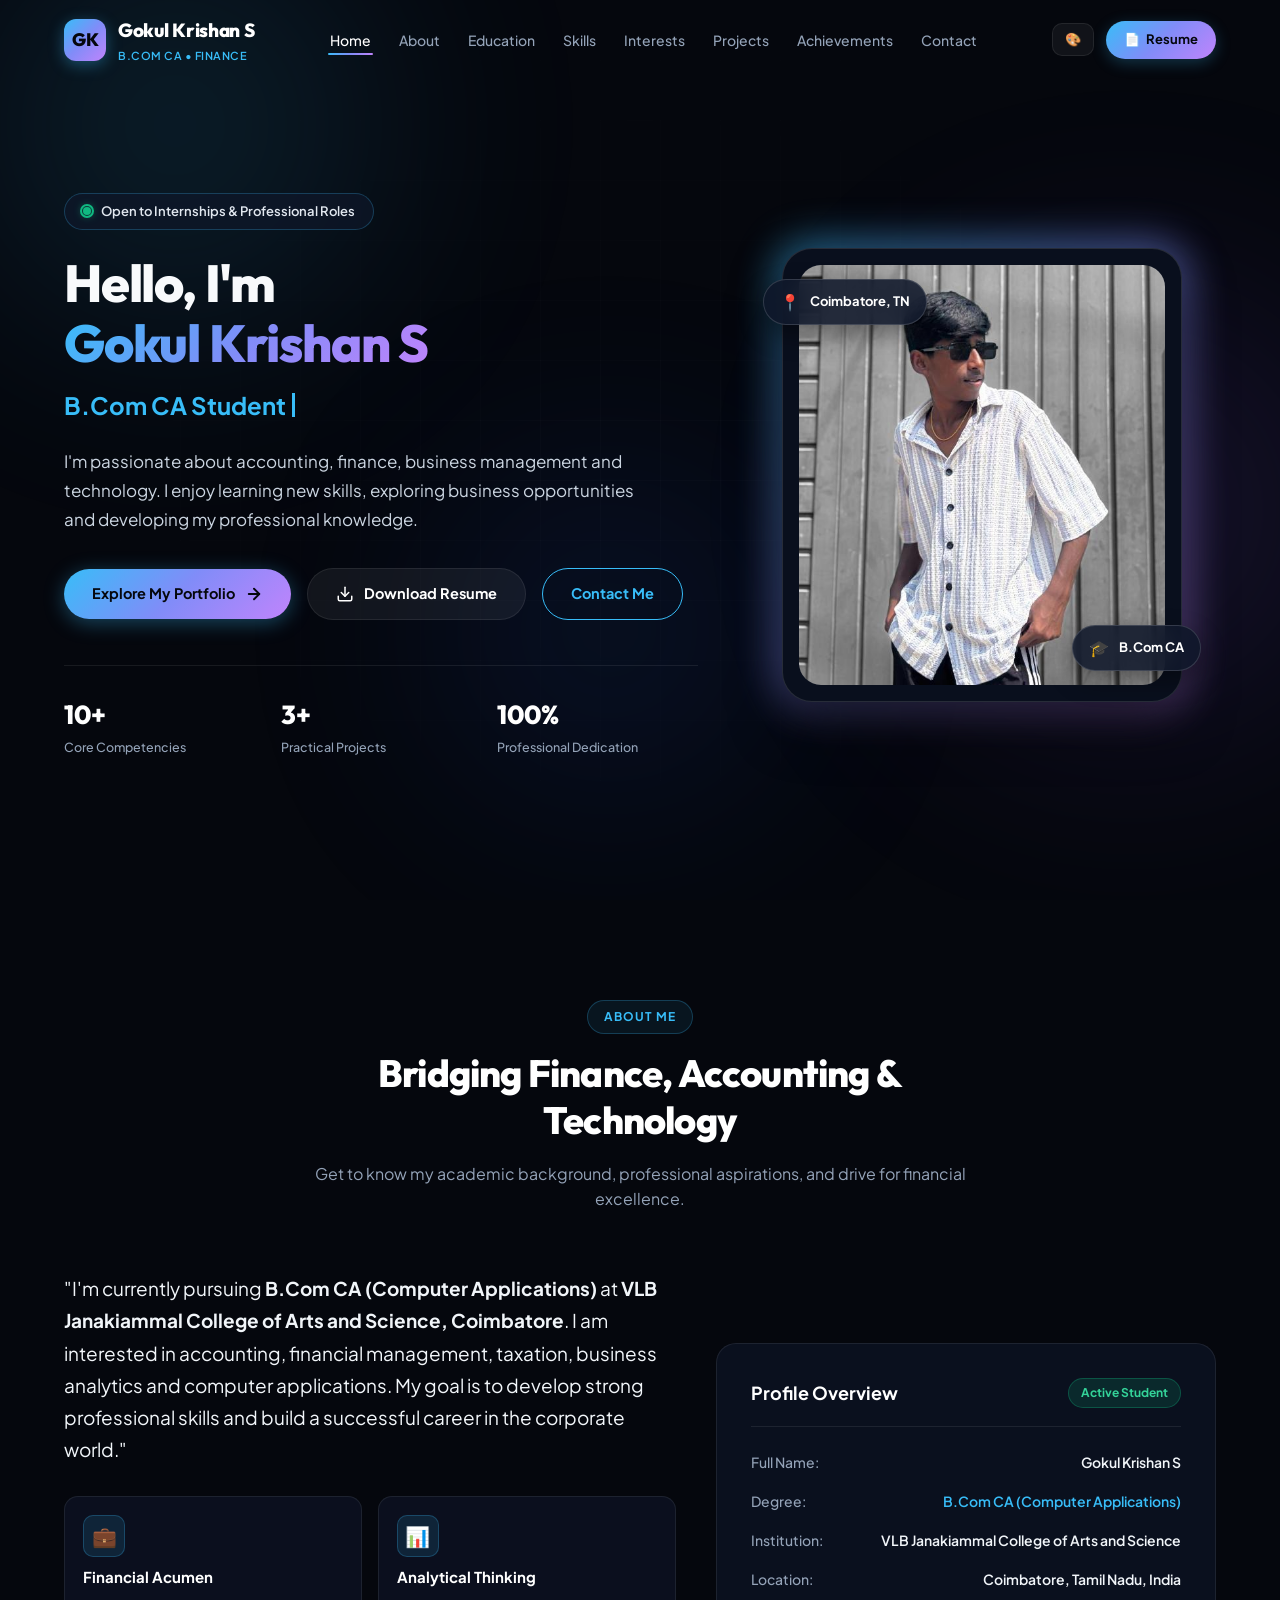
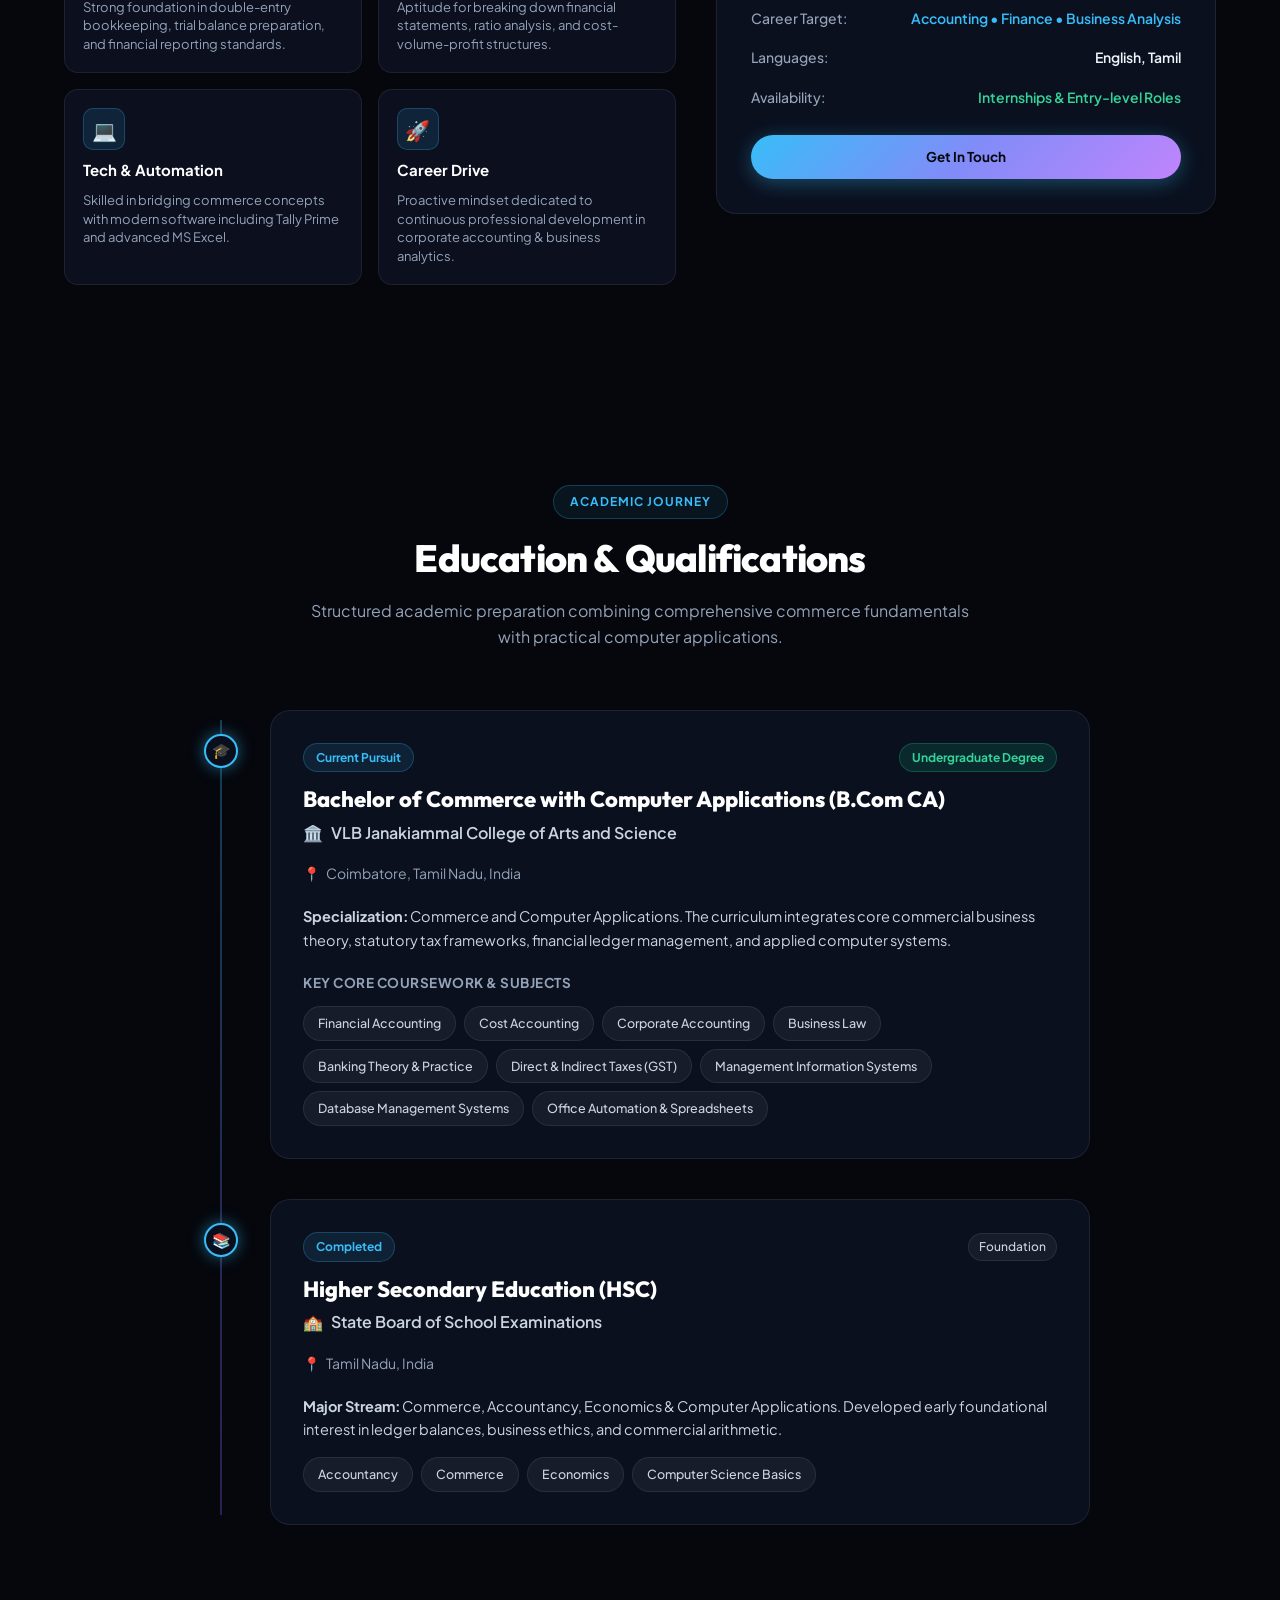
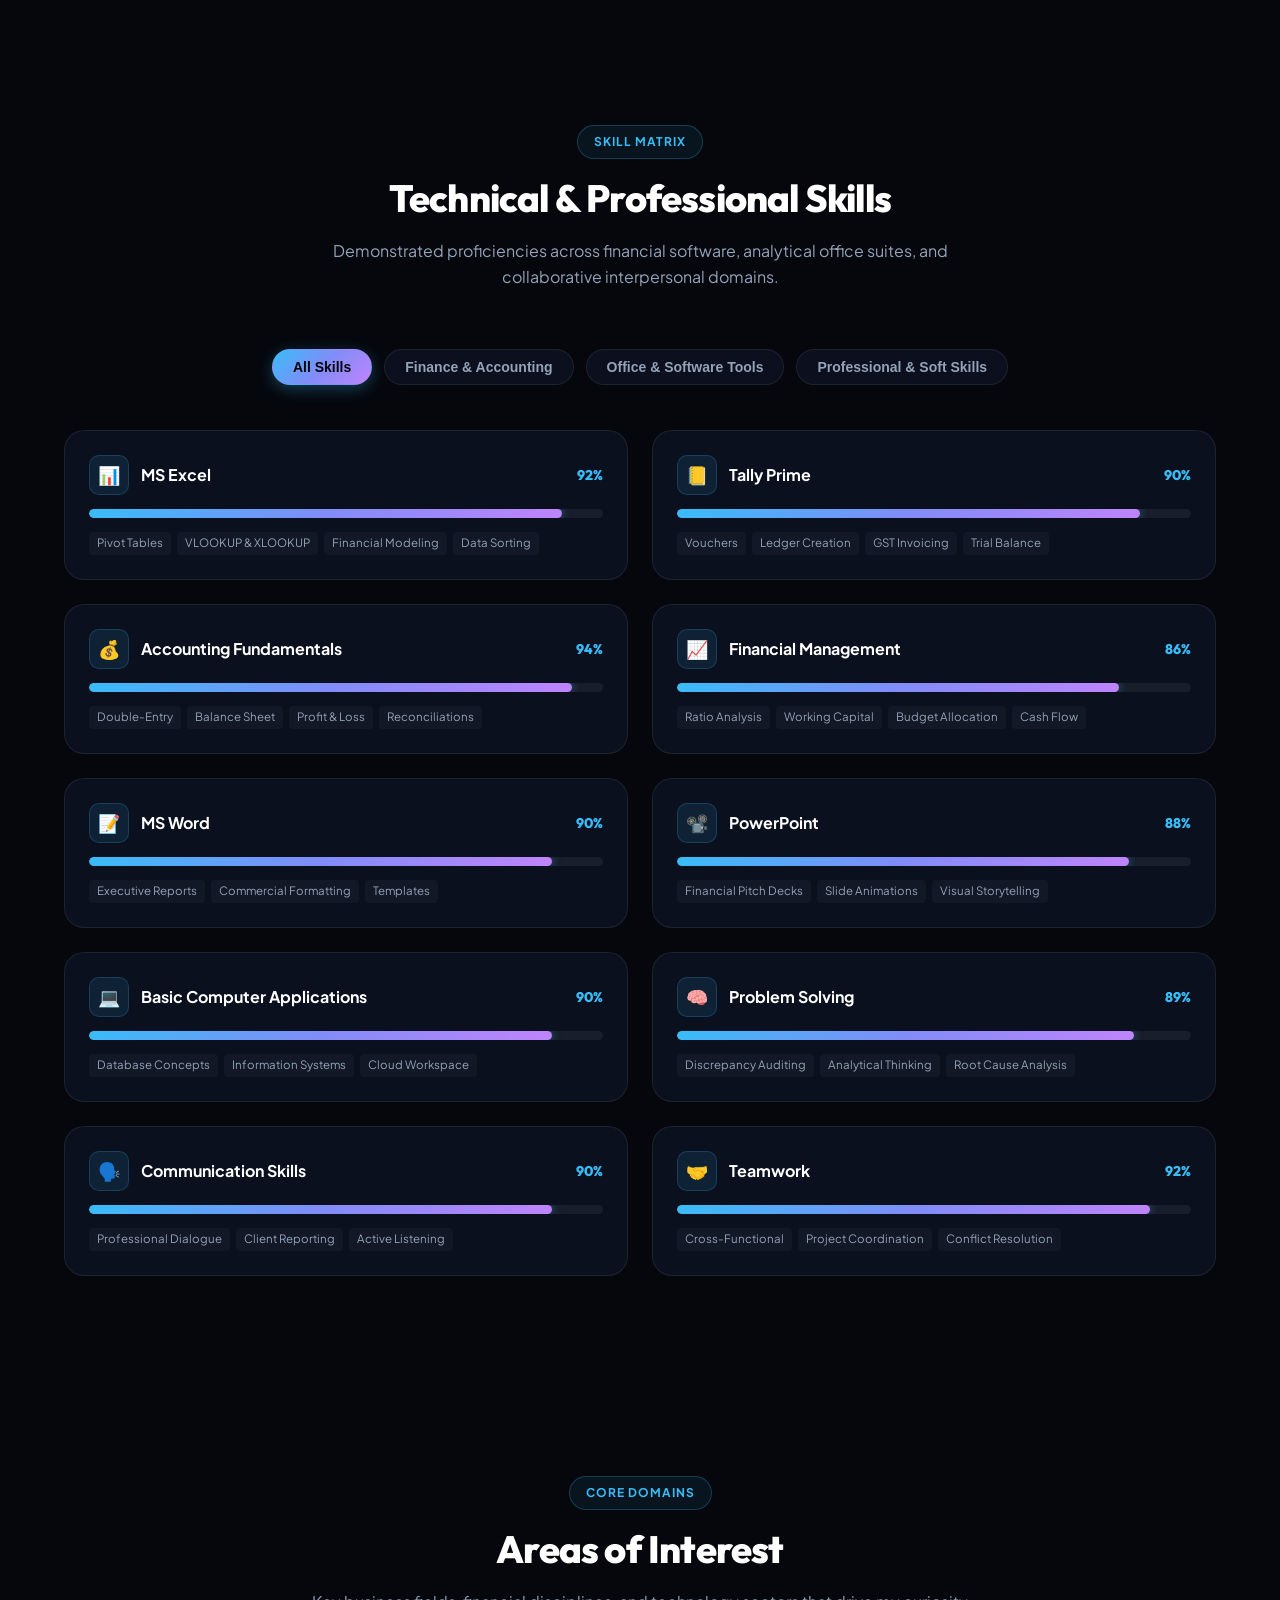
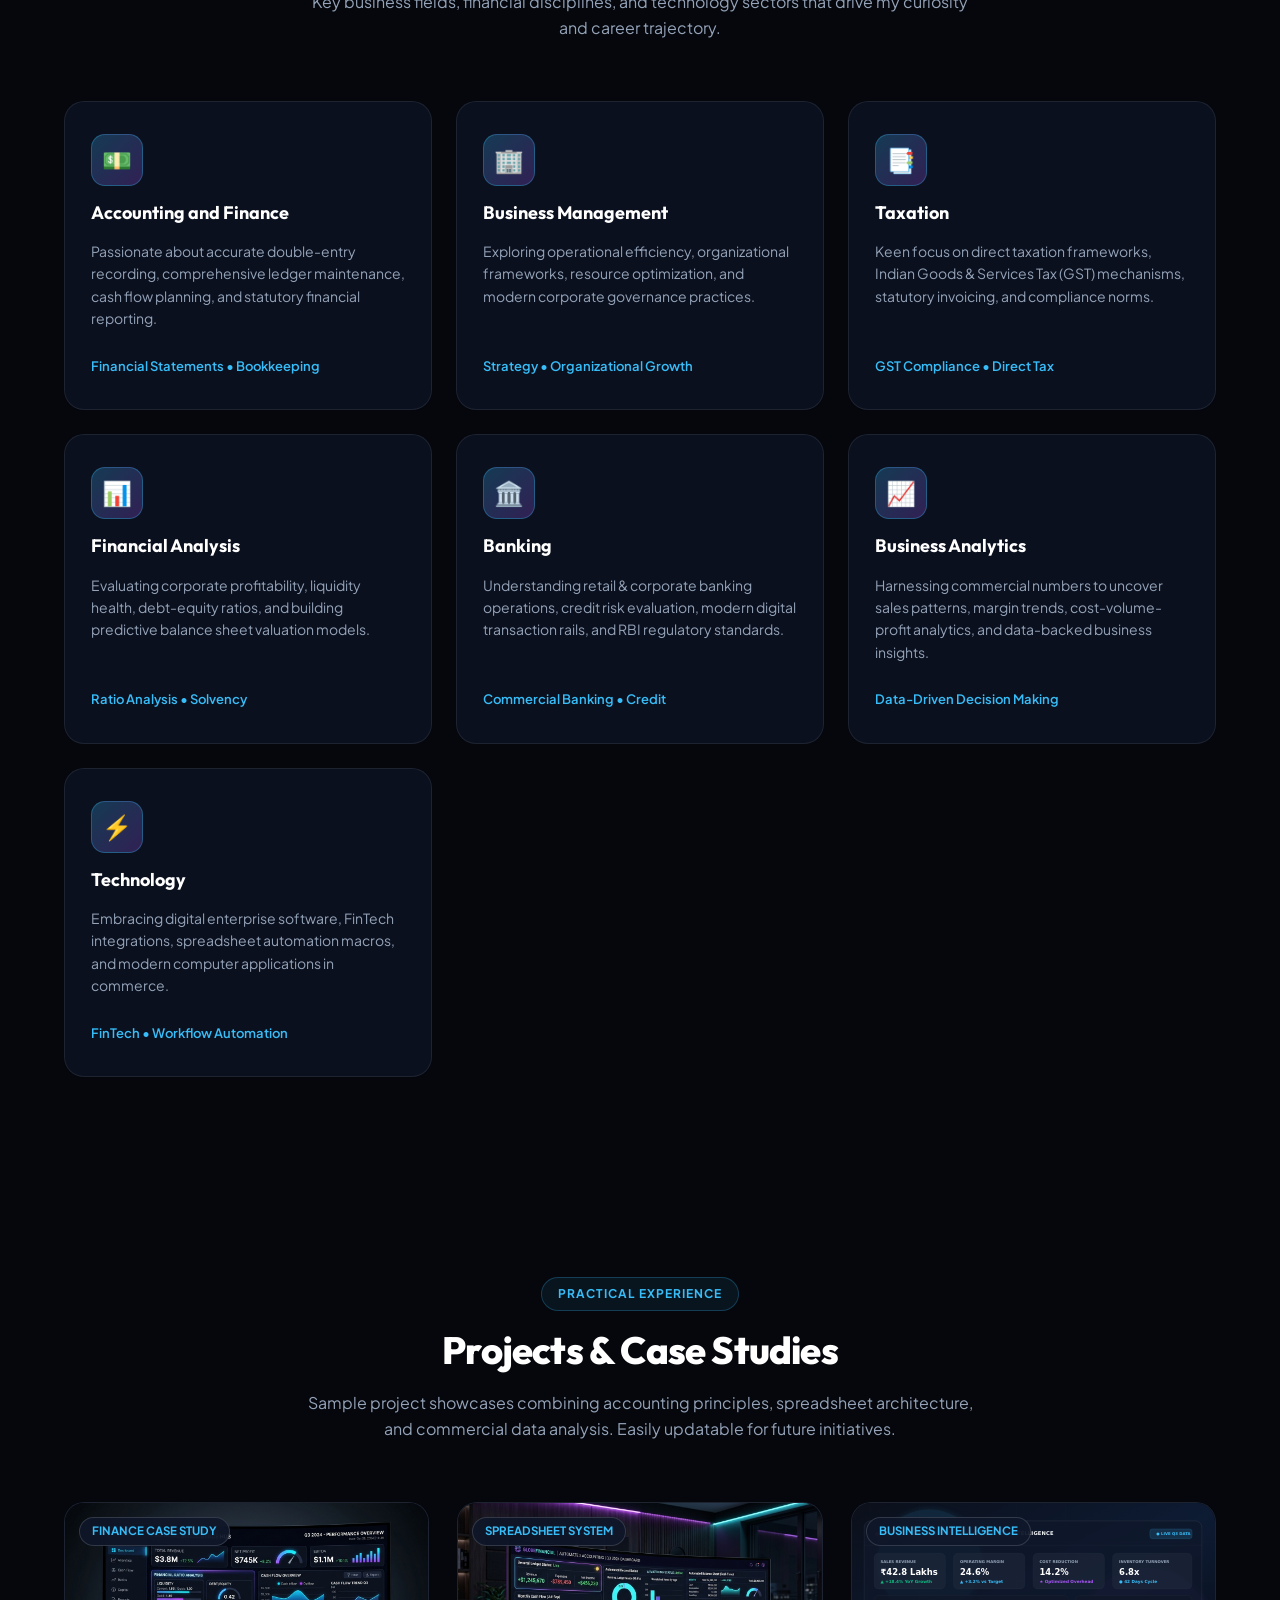
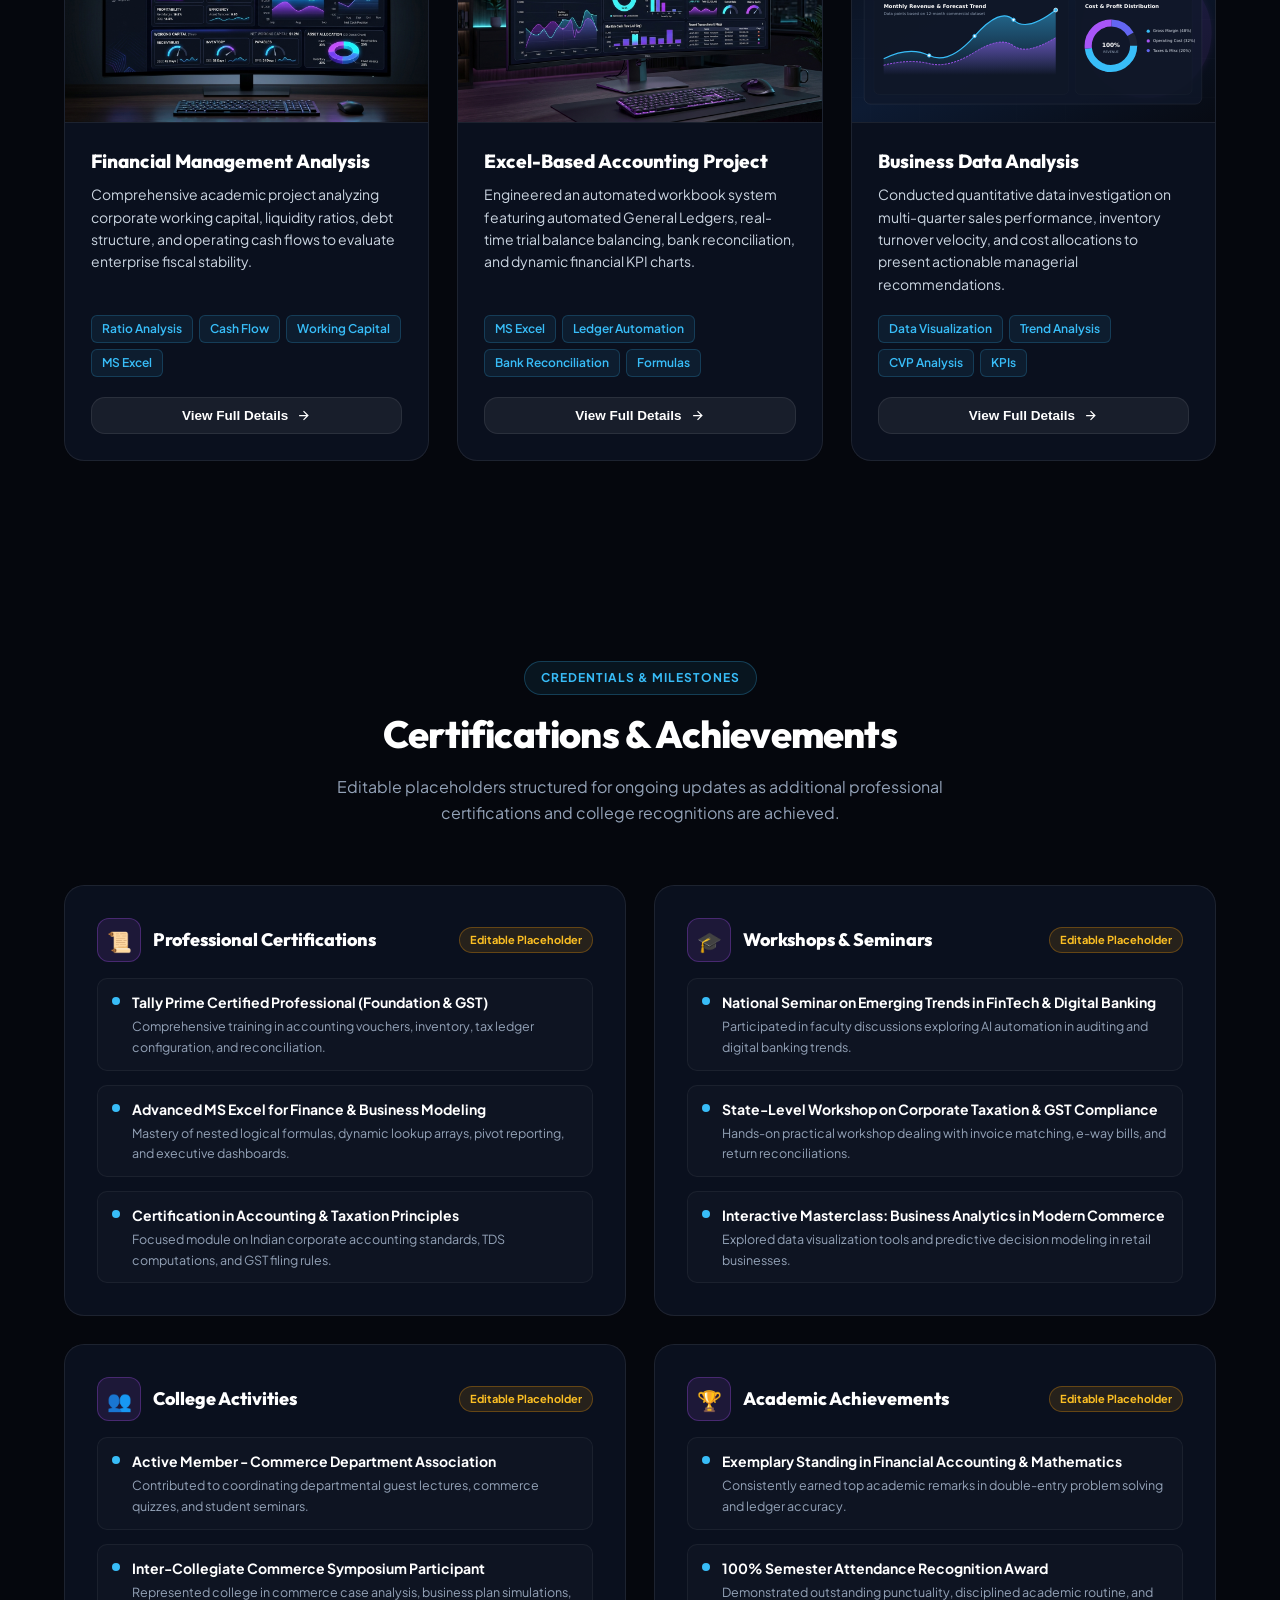
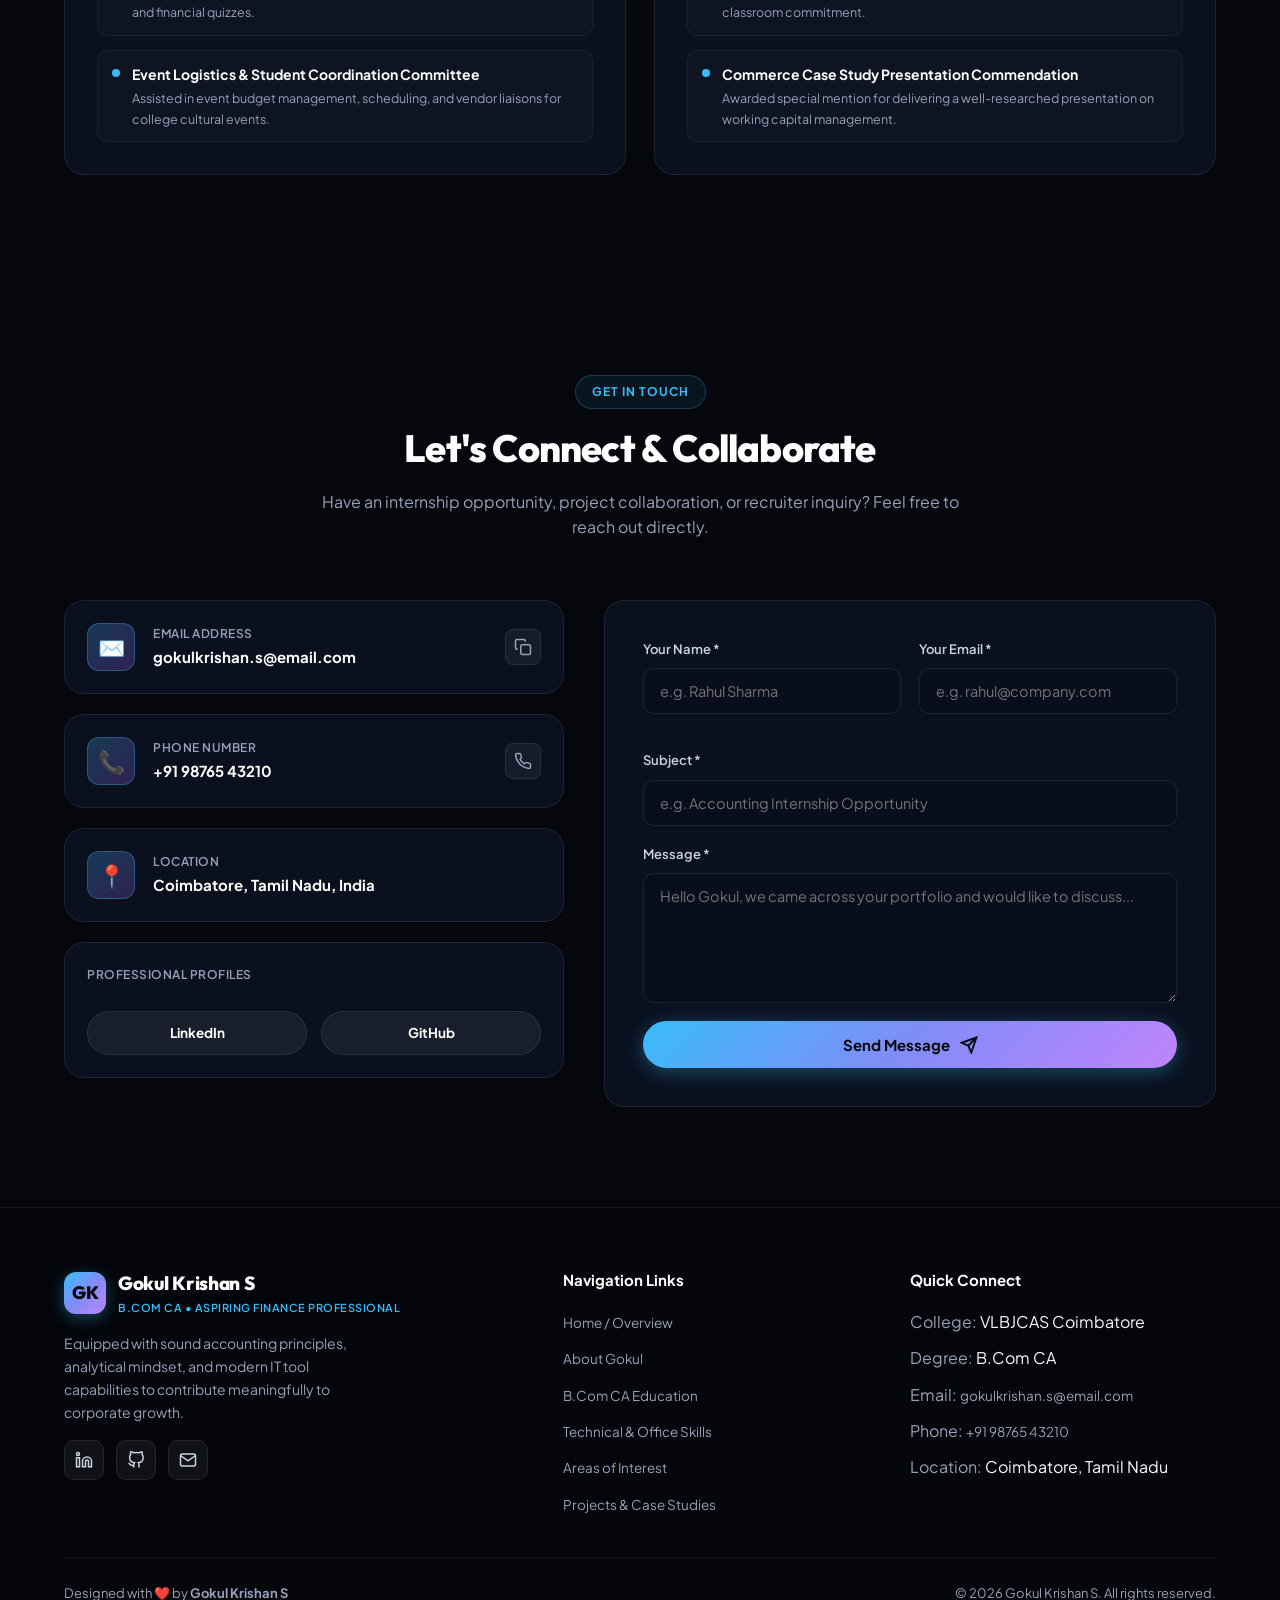
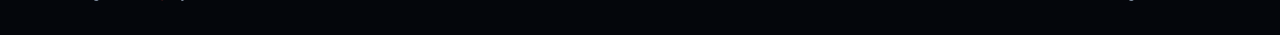
<file: index.html>
<!DOCTYPE html>
<html lang="en">
<head>
  <meta charset="UTF-8">
  <meta name="viewport" content="width=device-width, initial-scale=1.0">
  <meta http-equiv="X-UA-Compatible" content="ie=edge">
  
  <!-- SEO Meta Tags -->
  <title>Gokul Krishan S | B.Com CA Portfolio - Aspiring Accountant &amp; Finance Professional</title>
  <meta name="description" content="Personal portfolio of Gokul Krishan S, B.Com CA student at VLB Janakiammal College of Arts and Science, Coimbatore. Aspiring Accountant, Finance Professional, and Business Analyst specializing in Tally Prime, Financial Accounting, and Excel.">
  <meta name="keywords" content="Gokul Krishan S, B.Com CA, Finance Professional, Accountant, Business Analyst, Tally Prime, MS Excel, Coimbatore, Tamil Nadu, Financial Management, VLB Janakiammal College">
  <meta name="author" content="Gokul Krishan S">
  <meta name="robots" content="index, follow">

  <!-- Open Graph / Facebook / LinkedIn -->
  <meta property="og:type" content="website">
  <meta property="og:url" content="https://gokulkrishans.com/">
  <meta property="og:title" content="Gokul Krishan S | B.Com CA Portfolio">
  <meta property="og:description" content="Personal portfolio of Gokul Krishan S - Aspiring Accountant, Finance Professional &amp; Business Analyst.">
  <meta property="og:image" content="assets/images/profile.jpg">

  <!-- Twitter Meta Tags -->
  <meta name="twitter:card" content="summary_large_image">
  <meta name="twitter:title" content="Gokul Krishan S | B.Com CA Portfolio">
  <meta name="twitter:description" content="Aspiring Accountant, Finance Professional &amp; Business Analyst from Coimbatore, Tamil Nadu.">
  <meta name="twitter:image" content="assets/images/profile.jpg">

  <!-- Google Fonts -->
  <link rel="preconnect" href="https://fonts.googleapis.com">
  <link rel="preconnect" href="https://fonts.gstatic.com" crossorigin>
  <link href="https://fonts.googleapis.com/css2?family=Outfit:wght@400;500;600;700;800;900&family=Plus+Jakarta+Sans:ital,wght@0,300;0,400;0,500;0,600;0,700;0,800;1,400&display=swap" rel="stylesheet">

  <!-- Stylesheet -->
  <link rel="stylesheet" href="assets/css/style.css">

  <!-- JSON-LD Structured Data for Search Engines -->
  <script type="application/ld+json">
  {
    "@context": "https://schema.org",
    "@type": "Person",
    "name": "Gokul Krishan S",
    "jobTitle": "Aspiring Accountant | Finance Professional | Business Analyst",
    "alumniOf": {
      "@type": "CollegeOrUniversity",
      "name": "VLB Janakiammal College of Arts and Science"
    },
    "address": {
      "@type": "PostalAddress",
      "addressLocality": "Coimbatore",
      "addressRegion": "Tamil Nadu",
      "addressCountry": "India"
    },
    "knowsAbout": [
      "Accounting Fundamentals",
      "Financial Management",
      "Taxation",
      "Tally Prime",
      "MS Excel",
      "Business Analytics"
    ],
    "email": "mailto:gokulkrishan.s@email.com"
  }
  </script>
</head>
<body>

  <!-- Scroll Progress Indicator -->
  <div id="scroll-progress" class="scroll-progress-bar" aria-hidden="true"></div>

  <!-- Ambient Dynamic Glow Background -->
  <div class="ambient-background" aria-hidden="true">
    <div class="ambient-orb orb-1"></div>
    <div class="ambient-orb orb-2"></div>
    <div class="ambient-orb orb-3"></div>
  </div>

  <!-- ==========================================================================
       Header & Navigation Bar
       ========================================================================== -->
  <header class="site-header" id="site-header">
    <div class="container nav-container">
      
      <!-- Brand Logo -->
      <a href="#hero" class="brand-logo" id="nav-brand-logo" aria-label="Gokul Krishan S Home">
        <div class="logo-badge">GK</div>
        <div class="brand-text">
          <span class="brand-name">Gokul Krishan S</span>
          <span class="brand-tag">B.Com CA • Finance</span>
        </div>
      </a>

      <!-- Navigation Links -->
      <nav class="main-nav" id="main-nav-bar" aria-label="Main Navigation">
        <ul class="nav-list" id="nav-list">
          <li><a href="#hero" class="nav-link active">Home</a></li>
          <li><a href="#about" class="nav-link">About</a></li>
          <li><a href="#education" class="nav-link">Education</a></li>
          <li><a href="#skills" class="nav-link">Skills</a></li>
          <li><a href="#interests" class="nav-link">Interests</a></li>
          <li><a href="#projects" class="nav-link">Projects</a></li>
          <li><a href="#achievements" class="nav-link">Achievements</a></li>
          <li><a href="#contact" class="nav-link">Contact</a></li>
        </ul>
      </nav>

      <!-- Action Items & Palette Menu -->
      <div class="nav-actions">
        <!-- Theme Accent Switcher -->
        <button type="button" class="theme-picker-btn" id="theme-picker-btn" title="Change Accent Palette" aria-label="Theme Accent Palette">
          <span>🎨</span>
          <span style="display: none;" class="desktop-only">Theme</span>
        </button>

        <div class="theme-palette-menu" id="theme-palette-menu">
          <button type="button" class="palette-item" data-theme="electric">
            <span class="palette-dot electric"></span>
            <span>Electric Violet</span>
          </button>
          <button type="button" class="palette-item" data-theme="emerald">
            <span class="palette-dot emerald"></span>
            <span>Emerald Tech</span>
          </button>
          <button type="button" class="palette-item" data-theme="sunset">
            <span class="palette-dot sunset"></span>
            <span>Neon Sunset</span>
          </button>
        </div>

        <!-- Resume Modal Trigger -->
        <a href="#resume" class="btn-nav-cta trigger-resume-modal" id="nav-resume-btn">
          <span>📄</span>
          <span>Resume</span>
        </a>

        <!-- Mobile Hamburger Menu Button -->
        <button type="button" class="mobile-toggle" id="mobile-nav-toggle" aria-label="Toggle navigation menu" aria-expanded="false">
          <span class="hamburger-line"></span>
        </button>
      </div>

    </div>
  </header>

  <main id="main-content">

    <!-- ==========================================================================
         Hero Section
         ========================================================================== -->
    <section class="hero-section" id="hero">
      <div class="container hero-grid">
        
        <!-- Left: Text & Bio Content -->
        <div class="hero-content">
          <div class="hero-status-chip">
            <span class="status-pulse-dot"></span>
            <span>Open to Internships &amp; Professional Roles</span>
          </div>

          <h1 class="hero-title">
            Hello, I'm <br>
            <span class="gradient-text">Gokul Krishan S</span>
          </h1>

          <div class="hero-typed-wrapper" aria-label="Professional Roles">
            <span id="typing-text">B.Com CA Student</span>
            <span class="typing-cursor" aria-hidden="true"></span>
          </div>

          <p class="hero-desc">
            I'm passionate about accounting, finance, business management and technology. I enjoy learning new skills, exploring business opportunities and developing my professional knowledge.
          </p>

          <div class="hero-cta-group">
            <a href="#projects" class="btn btn-primary" id="hero-btn-explore">
              <span>Explore My Portfolio</span>
              <svg width="18" height="18" viewBox="0 0 24 24" fill="none" stroke="currentColor" stroke-width="2.5" stroke-linecap="round" stroke-linejoin="round"><line x1="5" y1="12" x2="19" y2="12"></line><polyline points="12 5 19 12 12 19"></polyline></svg>
            </a>
            
            <a href="#resume" class="btn btn-secondary trigger-resume-modal" id="hero-btn-resume">
              <svg width="18" height="18" viewBox="0 0 24 24" fill="none" stroke="currentColor" stroke-width="2" stroke-linecap="round" stroke-linejoin="round"><path d="M21 15v4a2 2 0 0 1-2 2H5a2 2 0 0 1-2-2v-4"></path><polyline points="7 10 12 15 17 10"></polyline><line x1="12" y1="15" x2="12" y2="3"></line></svg>
              <span>Download Resume</span>
            </a>

            <a href="#contact" class="btn btn-outline" id="hero-btn-contact">
              <span>Contact Me</span>
            </a>
          </div>

          <!-- Quick Stats Counter -->
          <div class="hero-stats-row">
            <div class="stat-item">
              <span class="stat-number" data-count="10" data-suffix="+">10+</span>
              <span class="stat-label">Core Competencies</span>
            </div>
            <div class="stat-item">
              <span class="stat-number" data-count="3" data-suffix="+">3+</span>
              <span class="stat-label">Practical Projects</span>
            </div>
            <div class="stat-item">
              <span class="stat-number" data-count="100" data-suffix="%">100%</span>
              <span class="stat-label">Professional Dedication</span>
            </div>
          </div>
        </div>

        <!-- Right: Profile Visual Card -->
        <div class="hero-visual">
          <div class="profile-card-wrapper">
            <div class="profile-card-glow" aria-hidden="true"></div>
            
            <div class="profile-card">
              <div class="profile-img-box">
                <img src="assets/images/profile.jpg" alt="Gokul Krishan S - Professional Profile Photo" id="hero-profile-img" loading="eager">
              </div>

              <!-- Floating Badges -->
              <div class="float-tag tag-top-left">
                <span class="tag-icon">📍</span>
                <span>Coimbatore, TN</span>
              </div>

              <div class="float-tag tag-bottom-right">
                <span class="tag-icon">🎓</span>
                <span>B.Com CA</span>
              </div>
            </div>
          </div>
        </div>

      </div>
    </section>

    <!-- ==========================================================================
         About Me Section
         ========================================================================== -->
    <section id="about">
      <div class="container">
        
        <div class="section-header">
          <span class="section-badge">About Me</span>
          <h2 class="section-title">Bridging Finance, Accounting &amp; Technology</h2>
          <p class="section-desc">Get to know my academic background, professional aspirations, and drive for financial excellence.</p>
        </div>

        <div class="about-grid">
          <!-- Text and Pillars -->
          <div class="about-text-content">
            <p class="lead-text">
              "I'm currently pursuing <strong>B.Com CA (Computer Applications)</strong> at <strong>VLB Janakiammal College of Arts and Science, Coimbatore</strong>. I am interested in accounting, financial management, taxation, business analytics and computer applications. My goal is to develop strong professional skills and build a successful career in the corporate world."
            </p>

            <div class="about-features-grid">
              <div class="about-feature-box">
                <div class="feature-icon-box">💼</div>
                <div class="feature-title">Financial Acumen</div>
                <div class="feature-desc">Strong foundation in double-entry bookkeeping, trial balance preparation, and financial reporting standards.</div>
              </div>

              <div class="about-feature-box">
                <div class="feature-icon-box">📊</div>
                <div class="feature-title">Analytical Thinking</div>
                <div class="feature-desc">Aptitude for breaking down financial statements, ratio analysis, and cost-volume-profit structures.</div>
              </div>

              <div class="about-feature-box">
                <div class="feature-icon-box">💻</div>
                <div class="feature-title">Tech &amp; Automation</div>
                <div class="feature-desc">Skilled in bridging commerce concepts with modern software including Tally Prime and advanced MS Excel.</div>
              </div>

              <div class="about-feature-box">
                <div class="feature-icon-box">🚀</div>
                <div class="feature-title">Career Drive</div>
                <div class="feature-desc">Proactive mindset dedicated to continuous professional development in corporate accounting &amp; business analytics.</div>
              </div>
            </div>
          </div>

          <!-- Personal Details Breakdown Card -->
          <div class="personal-details-card glass-card">
            <div class="details-card-header">
              <span class="details-card-title">Profile Overview</span>
              <span class="edu-status-tag">Active Student</span>
            </div>

            <ul class="details-list">
              <li class="detail-row">
                <span class="detail-label">Full Name:</span>
                <span class="detail-value">Gokul Krishan S</span>
              </li>
              <li class="detail-row">
                <span class="detail-label">Degree:</span>
                <span class="detail-value highlight">B.Com CA (Computer Applications)</span>
              </li>
              <li class="detail-row">
                <span class="detail-label">Institution:</span>
                <span class="detail-value">VLB Janakiammal College of Arts and Science</span>
              </li>
              <li class="detail-row">
                <span class="detail-label">Location:</span>
                <span class="detail-value">Coimbatore, Tamil Nadu, India</span>
              </li>
              <li class="detail-row">
                <span class="detail-label">Career Target:</span>
                <span class="detail-value highlight">Accounting • Finance • Business Analysis</span>
              </li>
              <li class="detail-row">
                <span class="detail-label">Languages:</span>
                <span class="detail-value">English, Tamil</span>
              </li>
              <li class="detail-row">
                <span class="detail-label">Availability:</span>
                <span class="detail-value" style="color: #34d399;">Internships &amp; Entry-level Roles</span>
              </li>
            </ul>

            <div style="margin-top: 26px; display: flex; gap: 12px;">
              <a href="#contact" class="btn btn-primary" style="width: 100%; font-size: 13.5px; padding: 11px 20px;">
                <span>Get In Touch</span>
              </a>
            </div>
          </div>
        </div>

      </div>
    </section>

    <!-- ==========================================================================
         Education Section
         ========================================================================== -->
    <section id="education">
      <div class="container">
        
        <div class="section-header">
          <span class="section-badge">Academic Journey</span>
          <h2 class="section-title">Education &amp; Qualifications</h2>
          <p class="section-desc">Structured academic preparation combining comprehensive commerce fundamentals with practical computer applications.</p>
        </div>

        <div class="education-timeline-wrapper">
          
          <!-- Timeline Card 1: B.Com CA Degree -->
          <div class="edu-timeline-item">
            <div class="edu-node-icon">🎓</div>
            <div class="edu-card glass-card">
              <div class="edu-badge-row">
                <span class="edu-period-badge">Current Pursuit</span>
                <span class="edu-status-tag">Undergraduate Degree</span>
              </div>

              <h3 class="edu-degree">Bachelor of Commerce with Computer Applications (B.Com CA)</h3>
              <div class="edu-institution">
                <span>🏛️</span>
                <span>VLB Janakiammal College of Arts and Science</span>
              </div>
              <div class="edu-location">
                <span>📍</span>
                <span>Coimbatore, Tamil Nadu, India</span>
              </div>

              <p style="color: var(--text-secondary); font-size: 14.5px; margin-bottom: 20px; line-height: 1.6;">
                <strong>Specialization:</strong> Commerce and Computer Applications. The curriculum integrates core commercial business theory, statutory tax frameworks, financial ledger management, and applied computer systems.
              </p>

              <div class="edu-coursework-title">Key Core Coursework &amp; Subjects</div>
              <div class="coursework-pills">
                <span class="pill-item">Financial Accounting</span>
                <span class="pill-item">Cost Accounting</span>
                <span class="pill-item">Corporate Accounting</span>
                <span class="pill-item">Business Law</span>
                <span class="pill-item">Banking Theory &amp; Practice</span>
                <span class="pill-item">Direct &amp; Indirect Taxes (GST)</span>
                <span class="pill-item">Management Information Systems</span>
                <span class="pill-item">Database Management Systems</span>
                <span class="pill-item">Office Automation &amp; Spreadsheets</span>
              </div>
            </div>
          </div>

          <!-- Timeline Card 2: Higher Secondary Education -->
          <div class="edu-timeline-item">
            <div class="edu-node-icon">📚</div>
            <div class="edu-card glass-card">
              <div class="edu-badge-row">
                <span class="edu-period-badge">Completed</span>
                <span class="pill-item" style="font-size: 12px; padding: 3px 10px;">Foundation</span>
              </div>

              <h3 class="edu-degree">Higher Secondary Education (HSC)</h3>
              <div class="edu-institution">
                <span>🏫</span>
                <span>State Board of School Examinations</span>
              </div>
              <div class="edu-location">
                <span>📍</span>
                <span>Tamil Nadu, India</span>
              </div>

              <p style="color: var(--text-secondary); font-size: 14.5px; margin-bottom: 16px; line-height: 1.6;">
                <strong>Major Stream:</strong> Commerce, Accountancy, Economics &amp; Computer Applications. Developed early foundational interest in ledger balances, business ethics, and commercial arithmetic.
              </p>

              <div class="coursework-pills">
                <span class="pill-item">Accountancy</span>
                <span class="pill-item">Commerce</span>
                <span class="pill-item">Economics</span>
                <span class="pill-item">Computer Science Basics</span>
              </div>
            </div>
          </div>

        </div>

      </div>
    </section>

    <!-- ==========================================================================
         Skills Section
         ========================================================================== -->
    <section id="skills">
      <div class="container">
        
        <div class="section-header">
          <span class="section-badge">Skill Matrix</span>
          <h2 class="section-title">Technical &amp; Professional Skills</h2>
          <p class="section-desc">Demonstrated proficiencies across financial software, analytical office suites, and collaborative interpersonal domains.</p>
        </div>

        <!-- Filter Controls -->
        <div class="skills-controls-container">
          <button type="button" class="skill-tab-btn active" data-filter="all">All Skills</button>
          <button type="button" class="skill-tab-btn" data-filter="finance">Finance &amp; Accounting</button>
          <button type="button" class="skill-tab-btn" data-filter="software">Office &amp; Software Tools</button>
          <button type="button" class="skill-tab-btn" data-filter="soft">Professional &amp; Soft Skills</button>
        </div>

        <!-- Skills Progress Grid -->
        <div class="skills-grid" id="skills-grid-container">

          <!-- 1. MS Excel -->
          <div class="skill-card glass-card" data-category="software">
            <div class="skill-card-top">
              <div class="skill-title-group">
                <div class="skill-icon-wrap">📊</div>
                <span class="skill-name">MS Excel</span>
              </div>
              <span class="skill-percent-badge">92%</span>
            </div>
            <div class="progress-track">
              <div class="progress-fill" data-percent="92%"></div>
            </div>
            <div class="skill-tags-row">
              <span class="skill-subtag">Pivot Tables</span>
              <span class="skill-subtag">VLOOKUP &amp; XLOOKUP</span>
              <span class="skill-subtag">Financial Modeling</span>
              <span class="skill-subtag">Data Sorting</span>
            </div>
          </div>

          <!-- 2. Tally Prime -->
          <div class="skill-card glass-card" data-category="finance">
            <div class="skill-card-top">
              <div class="skill-title-group">
                <div class="skill-icon-wrap">📒</div>
                <span class="skill-name">Tally Prime</span>
              </div>
              <span class="skill-percent-badge">90%</span>
            </div>
            <div class="progress-track">
              <div class="progress-fill" data-percent="90%"></div>
            </div>
            <div class="skill-tags-row">
              <span class="skill-subtag">Vouchers</span>
              <span class="skill-subtag">Ledger Creation</span>
              <span class="skill-subtag">GST Invoicing</span>
              <span class="skill-subtag">Trial Balance</span>
            </div>
          </div>

          <!-- 3. Accounting Fundamentals -->
          <div class="skill-card glass-card" data-category="finance">
            <div class="skill-card-top">
              <div class="skill-title-group">
                <div class="skill-icon-wrap">💰</div>
                <span class="skill-name">Accounting Fundamentals</span>
              </div>
              <span class="skill-percent-badge">94%</span>
            </div>
            <div class="progress-track">
              <div class="progress-fill" data-percent="94%"></div>
            </div>
            <div class="skill-tags-row">
              <span class="skill-subtag">Double-Entry</span>
              <span class="skill-subtag">Balance Sheet</span>
              <span class="skill-subtag">Profit &amp; Loss</span>
              <span class="skill-subtag">Reconciliations</span>
            </div>
          </div>

          <!-- 4. Financial Management -->
          <div class="skill-card glass-card" data-category="finance">
            <div class="skill-card-top">
              <div class="skill-title-group">
                <div class="skill-icon-wrap">📈</div>
                <span class="skill-name">Financial Management</span>
              </div>
              <span class="skill-percent-badge">86%</span>
            </div>
            <div class="progress-track">
              <div class="progress-fill" data-percent="86%"></div>
            </div>
            <div class="skill-tags-row">
              <span class="skill-subtag">Ratio Analysis</span>
              <span class="skill-subtag">Working Capital</span>
              <span class="skill-subtag">Budget Allocation</span>
              <span class="skill-subtag">Cash Flow</span>
            </div>
          </div>

          <!-- 5. MS Word -->
          <div class="skill-card glass-card" data-category="software">
            <div class="skill-card-top">
              <div class="skill-title-group">
                <div class="skill-icon-wrap">📝</div>
                <span class="skill-name">MS Word</span>
              </div>
              <span class="skill-percent-badge">90%</span>
            </div>
            <div class="progress-track">
              <div class="progress-fill" data-percent="90%"></div>
            </div>
            <div class="skill-tags-row">
              <span class="skill-subtag">Executive Reports</span>
              <span class="skill-subtag">Commercial Formatting</span>
              <span class="skill-subtag">Templates</span>
            </div>
          </div>

          <!-- 6. PowerPoint -->
          <div class="skill-card glass-card" data-category="software">
            <div class="skill-card-top">
              <div class="skill-title-group">
                <div class="skill-icon-wrap">📽️</div>
                <span class="skill-name">PowerPoint</span>
              </div>
              <span class="skill-percent-badge">88%</span>
            </div>
            <div class="progress-track">
              <div class="progress-fill" data-percent="88%"></div>
            </div>
            <div class="skill-tags-row">
              <span class="skill-subtag">Financial Pitch Decks</span>
              <span class="skill-subtag">Slide Animations</span>
              <span class="skill-subtag">Visual Storytelling</span>
            </div>
          </div>

          <!-- 7. Basic Computer Applications -->
          <div class="skill-card glass-card" data-category="software">
            <div class="skill-card-top">
              <div class="skill-title-group">
                <div class="skill-icon-wrap">💻</div>
                <span class="skill-name">Basic Computer Applications</span>
              </div>
              <span class="skill-percent-badge">90%</span>
            </div>
            <div class="progress-track">
              <div class="progress-fill" data-percent="90%"></div>
            </div>
            <div class="skill-tags-row">
              <span class="skill-subtag">Database Concepts</span>
              <span class="skill-subtag">Information Systems</span>
              <span class="skill-subtag">Cloud Workspace</span>
            </div>
          </div>

          <!-- 8. Problem Solving -->
          <div class="skill-card glass-card" data-category="soft">
            <div class="skill-card-top">
              <div class="skill-title-group">
                <div class="skill-icon-wrap">🧠</div>
                <span class="skill-name">Problem Solving</span>
              </div>
              <span class="skill-percent-badge">89%</span>
            </div>
            <div class="progress-track">
              <div class="progress-fill" data-percent="89%"></div>
            </div>
            <div class="skill-tags-row">
              <span class="skill-subtag">Discrepancy Auditing</span>
              <span class="skill-subtag">Analytical Thinking</span>
              <span class="skill-subtag">Root Cause Analysis</span>
            </div>
          </div>

          <!-- 9. Communication Skills -->
          <div class="skill-card glass-card" data-category="soft">
            <div class="skill-card-top">
              <div class="skill-title-group">
                <div class="skill-icon-wrap">🗣️</div>
                <span class="skill-name">Communication Skills</span>
              </div>
              <span class="skill-percent-badge">90%</span>
            </div>
            <div class="progress-track">
              <div class="progress-fill" data-percent="90%"></div>
            </div>
            <div class="skill-tags-row">
              <span class="skill-subtag">Professional Dialogue</span>
              <span class="skill-subtag">Client Reporting</span>
              <span class="skill-subtag">Active Listening</span>
            </div>
          </div>

          <!-- 10. Teamwork -->
          <div class="skill-card glass-card" data-category="soft">
            <div class="skill-card-top">
              <div class="skill-title-group">
                <div class="skill-icon-wrap">🤝</div>
                <span class="skill-name">Teamwork</span>
              </div>
              <span class="skill-percent-badge">92%</span>
            </div>
            <div class="progress-track">
              <div class="progress-fill" data-percent="92%"></div>
            </div>
            <div class="skill-tags-row">
              <span class="skill-subtag">Cross-Functional</span>
              <span class="skill-subtag">Project Coordination</span>
              <span class="skill-subtag">Conflict Resolution</span>
            </div>
          </div>

        </div>

      </div>
    </section>

    <!-- ==========================================================================
         Areas of Interest Section
         ========================================================================== -->
    <section id="interests">
      <div class="container">
        
        <div class="section-header">
          <span class="section-badge">Core Domains</span>
          <h2 class="section-title">Areas of Interest</h2>
          <p class="section-desc">Key business fields, financial disciplines, and technology sectors that drive my curiosity and career trajectory.</p>
        </div>

        <div class="interests-grid">
          
          <!-- 1. Accounting and Finance -->
          <div class="interest-card glass-card">
            <div class="interest-icon-box">💵</div>
            <h3 class="interest-title">Accounting and Finance</h3>
            <p class="interest-desc">
              Passionate about accurate double-entry recording, comprehensive ledger maintenance, cash flow planning, and statutory financial reporting.
            </p>
            <div class="interest-card-footer">
              <span>Financial Statements • Bookkeeping</span>
            </div>
          </div>

          <!-- 2. Business Management -->
          <div class="interest-card glass-card">
            <div class="interest-icon-box">🏢</div>
            <h3 class="interest-title">Business Management</h3>
            <p class="interest-desc">
              Exploring operational efficiency, organizational frameworks, resource optimization, and modern corporate governance practices.
            </p>
            <div class="interest-card-footer">
              <span>Strategy • Organizational Growth</span>
            </div>
          </div>

          <!-- 3. Taxation -->
          <div class="interest-card glass-card">
            <div class="interest-icon-box">📑</div>
            <h3 class="interest-title">Taxation</h3>
            <p class="interest-desc">
              Keen focus on direct taxation frameworks, Indian Goods &amp; Services Tax (GST) mechanisms, statutory invoicing, and compliance norms.
            </p>
            <div class="interest-card-footer">
              <span>GST Compliance • Direct Tax</span>
            </div>
          </div>

          <!-- 4. Financial Analysis -->
          <div class="interest-card glass-card">
            <div class="interest-icon-box">📊</div>
            <h3 class="interest-title">Financial Analysis</h3>
            <p class="interest-desc">
              Evaluating corporate profitability, liquidity health, debt-equity ratios, and building predictive balance sheet valuation models.
            </p>
            <div class="interest-card-footer">
              <span>Ratio Analysis • Solvency</span>
            </div>
          </div>

          <!-- 5. Banking -->
          <div class="interest-card glass-card">
            <div class="interest-icon-box">🏛️</div>
            <h3 class="interest-title">Banking</h3>
            <p class="interest-desc">
              Understanding retail &amp; corporate banking operations, credit risk evaluation, modern digital transaction rails, and RBI regulatory standards.
            </p>
            <div class="interest-card-footer">
              <span>Commercial Banking • Credit</span>
            </div>
          </div>

          <!-- 6. Business Analytics -->
          <div class="interest-card glass-card">
            <div class="interest-icon-box">📈</div>
            <h3 class="interest-title">Business Analytics</h3>
            <p class="interest-desc">
              Harnessing commercial numbers to uncover sales patterns, margin trends, cost-volume-profit analytics, and data-backed business insights.
            </p>
            <div class="interest-card-footer">
              <span>Data-Driven Decision Making</span>
            </div>
          </div>

          <!-- 7. Technology -->
          <div class="interest-card glass-card">
            <div class="interest-icon-box">⚡</div>
            <h3 class="interest-title">Technology</h3>
            <p class="interest-desc">
              Embracing digital enterprise software, FinTech integrations, spreadsheet automation macros, and modern computer applications in commerce.
            </p>
            <div class="interest-card-footer">
              <span>FinTech • Workflow Automation</span>
            </div>
          </div>

        </div>

      </div>
    </section>

    <!-- ==========================================================================
         Projects Section
         ========================================================================== -->
    <section id="projects">
      <div class="container">
        
        <div class="section-header">
          <span class="section-badge">Practical Experience</span>
          <h2 class="section-title">Projects &amp; Case Studies</h2>
          <p class="section-desc">Sample project showcases combining accounting principles, spreadsheet architecture, and commercial data analysis. Easily updatable for future initiatives.</p>
        </div>

        <div class="projects-grid">
          
          <!-- Project 1: Financial Management Analysis -->
          <div class="project-card glass-card">
            <div class="project-thumb-box">
              <img src="assets/images/project-finance.jpg" alt="Financial Management Analysis Dashboard" loading="lazy">
              <span class="project-type-chip">Finance Case Study</span>
            </div>
            <div class="project-content">
              <h3 class="project-title">Financial Management Analysis</h3>
              <p class="project-summary">
                Comprehensive academic project analyzing corporate working capital, liquidity ratios, debt structure, and operating cash flows to evaluate enterprise fiscal stability.
              </p>
              <div class="project-tech-tags">
                <span class="tech-tag">Ratio Analysis</span>
                <span class="tech-tag">Cash Flow</span>
                <span class="tech-tag">Working Capital</span>
                <span class="tech-tag">MS Excel</span>
              </div>
              <div class="project-btn-row">
                <button type="button" class="project-modal-btn open-project-btn" data-project="project-1">
                  <span>View Full Details</span>
                  <svg width="15" height="15" viewBox="0 0 24 24" fill="none" stroke="currentColor" stroke-width="2"><path d="M5 12h14M12 5l7 7-7 7"/></svg>
                </button>
              </div>
            </div>
          </div>

          <!-- Project 2: Excel-Based Accounting Project -->
          <div class="project-card glass-card">
            <div class="project-thumb-box">
              <img src="assets/images/project-excel.jpg" alt="Excel-Based Automated Accounting System" loading="lazy">
              <span class="project-type-chip">Spreadsheet System</span>
            </div>
            <div class="project-content">
              <h3 class="project-title">Excel-Based Accounting Project</h3>
              <p class="project-summary">
                Engineered an automated workbook system featuring automated General Ledgers, real-time trial balance balancing, bank reconciliation, and dynamic financial KPI charts.
              </p>
              <div class="project-tech-tags">
                <span class="tech-tag">MS Excel</span>
                <span class="tech-tag">Ledger Automation</span>
                <span class="tech-tag">Bank Reconciliation</span>
                <span class="tech-tag">Formulas</span>
              </div>
              <div class="project-btn-row">
                <button type="button" class="project-modal-btn open-project-btn" data-project="project-2">
                  <span>View Full Details</span>
                  <svg width="15" height="15" viewBox="0 0 24 24" fill="none" stroke="currentColor" stroke-width="2"><path d="M5 12h14M12 5l7 7-7 7"/></svg>
                </button>
              </div>
            </div>
          </div>

          <!-- Project 3: Business Data Analysis -->
          <div class="project-card glass-card">
            <div class="project-thumb-box">
              <img src="assets/images/project-analytics.svg" alt="Business Data Analysis & KPI Dashboard" loading="lazy">
              <span class="project-type-chip">Business Intelligence</span>
            </div>
            <div class="project-content">
              <h3 class="project-title">Business Data Analysis</h3>
              <p class="project-summary">
                Conducted quantitative data investigation on multi-quarter sales performance, inventory turnover velocity, and cost allocations to present actionable managerial recommendations.
              </p>
              <div class="project-tech-tags">
                <span class="tech-tag">Data Visualization</span>
                <span class="tech-tag">Trend Analysis</span>
                <span class="tech-tag">CVP Analysis</span>
                <span class="tech-tag">KPIs</span>
              </div>
              <div class="project-btn-row">
                <button type="button" class="project-modal-btn open-project-btn" data-project="project-3">
                  <span>View Full Details</span>
                  <svg width="15" height="15" viewBox="0 0 24 24" fill="none" stroke="currentColor" stroke-width="2"><path d="M5 12h14M12 5l7 7-7 7"/></svg>
                </button>
              </div>
            </div>
          </div>

        </div>

      </div>
    </section>

    <!-- ==========================================================================
         Certifications & Achievements Section
         ========================================================================== -->
    <section id="achievements">
      <div class="container">
        
        <div class="section-header">
          <span class="section-badge">Credentials &amp; Milestones</span>
          <h2 class="section-title">Certifications &amp; Achievements</h2>
          <p class="section-desc">Editable placeholders structured for ongoing updates as additional professional certifications and college recognitions are achieved.</p>
        </div>

        <div class="achievements-grid">
          
          <!-- Category 1: Professional Certifications -->
          <div class="achievement-card glass-card">
            <div class="achieve-header">
              <div class="achieve-title-wrap">
                <div class="achieve-icon">📜</div>
                <h3 class="achieve-category-name">Professional Certifications</h3>
              </div>
              <span class="placeholder-badge">Editable Placeholder</span>
            </div>
            <ul class="achieve-items-list">
              <li class="achieve-item-row">
                <span class="achieve-dot"></span>
                <div>
                  <div class="achieve-item-title">Tally Prime Certified Professional (Foundation &amp; GST)</div>
                  <div class="achieve-item-desc">Comprehensive training in accounting vouchers, inventory, tax ledger configuration, and reconciliation.</div>
                </div>
              </li>
              <li class="achieve-item-row">
                <span class="achieve-dot"></span>
                <div>
                  <div class="achieve-item-title">Advanced MS Excel for Finance &amp; Business Modeling</div>
                  <div class="achieve-item-desc">Mastery of nested logical formulas, dynamic lookup arrays, pivot reporting, and executive dashboards.</div>
                </div>
              </li>
              <li class="achieve-item-row">
                <span class="achieve-dot"></span>
                <div>
                  <div class="achieve-item-title">Certification in Accounting &amp; Taxation Principles</div>
                  <div class="achieve-item-desc">Focused module on Indian corporate accounting standards, TDS computations, and GST filing rules.</div>
                </div>
              </li>
            </ul>
          </div>

          <!-- Category 2: Workshops & Seminars -->
          <div class="achievement-card glass-card">
            <div class="achieve-header">
              <div class="achieve-title-wrap">
                <div class="achieve-icon">🎓</div>
                <h3 class="achieve-category-name">Workshops &amp; Seminars</h3>
              </div>
              <span class="placeholder-badge">Editable Placeholder</span>
            </div>
            <ul class="achieve-items-list">
              <li class="achieve-item-row">
                <span class="achieve-dot"></span>
                <div>
                  <div class="achieve-item-title">National Seminar on Emerging Trends in FinTech &amp; Digital Banking</div>
                  <div class="achieve-item-desc">Participated in faculty discussions exploring AI automation in auditing and digital banking trends.</div>
                </div>
              </li>
              <li class="achieve-item-row">
                <span class="achieve-dot"></span>
                <div>
                  <div class="achieve-item-title">State-Level Workshop on Corporate Taxation &amp; GST Compliance</div>
                  <div class="achieve-item-desc">Hands-on practical workshop dealing with invoice matching, e-way bills, and return reconciliations.</div>
                </div>
              </li>
              <li class="achieve-item-row">
                <span class="achieve-dot"></span>
                <div>
                  <div class="achieve-item-title">Interactive Masterclass: Business Analytics in Modern Commerce</div>
                  <div class="achieve-item-desc">Explored data visualization tools and predictive decision modeling in retail businesses.</div>
                </div>
              </li>
            </ul>
          </div>

          <!-- Category 3: College Activities & Leadership -->
          <div class="achievement-card glass-card">
            <div class="achieve-header">
              <div class="achieve-title-wrap">
                <div class="achieve-icon">👥</div>
                <h3 class="achieve-category-name">College Activities</h3>
              </div>
              <span class="placeholder-badge">Editable Placeholder</span>
            </div>
            <ul class="achieve-items-list">
              <li class="achieve-item-row">
                <span class="achieve-dot"></span>
                <div>
                  <div class="achieve-item-title">Active Member - Commerce Department Association</div>
                  <div class="achieve-item-desc">Contributed to coordinating departmental guest lectures, commerce quizzes, and student seminars.</div>
                </div>
              </li>
              <li class="achieve-item-row">
                <span class="achieve-dot"></span>
                <div>
                  <div class="achieve-item-title">Inter-Collegiate Commerce Symposium Participant</div>
                  <div class="achieve-item-desc">Represented college in commerce case analysis, business plan simulations, and financial quizzes.</div>
                </div>
              </li>
              <li class="achieve-item-row">
                <span class="achieve-dot"></span>
                <div>
                  <div class="achieve-item-title">Event Logistics &amp; Student Coordination Committee</div>
                  <div class="achieve-item-desc">Assisted in event budget management, scheduling, and vendor liaisons for college cultural events.</div>
                </div>
              </li>
            </ul>
          </div>

          <!-- Category 4: Academic Achievements -->
          <div class="achievement-card glass-card">
            <div class="achieve-header">
              <div class="achieve-title-wrap">
                <div class="achieve-icon">🏆</div>
                <h3 class="achieve-category-name">Academic Achievements</h3>
              </div>
              <span class="placeholder-badge">Editable Placeholder</span>
            </div>
            <ul class="achieve-items-list">
              <li class="achieve-item-row">
                <span class="achieve-dot"></span>
                <div>
                  <div class="achieve-item-title">Exemplary Standing in Financial Accounting &amp; Mathematics</div>
                  <div class="achieve-item-desc">Consistently earned top academic remarks in double-entry problem solving and ledger accuracy.</div>
                </div>
              </li>
              <li class="achieve-item-row">
                <span class="achieve-dot"></span>
                <div>
                  <div class="achieve-item-title">100% Semester Attendance Recognition Award</div>
                  <div class="achieve-item-desc">Demonstrated outstanding punctuality, disciplined academic routine, and classroom commitment.</div>
                </div>
              </li>
              <li class="achieve-item-row">
                <span class="achieve-dot"></span>
                <div>
                  <div class="achieve-item-title">Commerce Case Study Presentation Commendation</div>
                  <div class="achieve-item-desc">Awarded special mention for delivering a well-researched presentation on working capital management.</div>
                </div>
              </li>
            </ul>
          </div>

        </div>

      </div>
    </section>

    <!-- ==========================================================================
         Contact Section
         ========================================================================== -->
    <section id="contact">
      <div class="container">
        
        <div class="section-header">
          <span class="section-badge">Get In Touch</span>
          <h2 class="section-title">Let's Connect &amp; Collaborate</h2>
          <p class="section-desc">Have an internship opportunity, project collaboration, or recruiter inquiry? Feel free to reach out directly.</p>
        </div>

        <div class="contact-grid">
          
          <!-- Left: Contact Details Cards -->
          <div class="contact-info-col">
            
            <!-- Email -->
            <div class="contact-card-item glass-card">
              <div class="contact-icon-box">✉️</div>
              <div class="contact-detail-text">
                <span class="contact-detail-label">Email Address</span>
                <a href="mailto:gokulkrishan.s@email.com" class="contact-detail-val" id="contact-email-link">gokulkrishan.s@email.com</a>
              </div>
              <button type="button" class="contact-action-btn copy-email-trigger" title="Copy Email" aria-label="Copy Email Address">
                <svg width="18" height="18" viewBox="0 0 24 24" fill="none" stroke="currentColor" stroke-width="2"><rect x="9" y="9" width="13" height="13" rx="2" ry="2"></rect><path d="M5 15H4a2 2 0 0 1-2-2V4a2 2 0 0 1 2-2h9a2 2 0 0 1 2 2v1"></path></svg>
              </button>
            </div>

            <!-- Phone Number -->
            <div class="contact-card-item glass-card">
              <div class="contact-icon-box">📞</div>
              <div class="contact-detail-text">
                <span class="contact-detail-label">Phone Number</span>
                <a href="tel:+919876543210" class="contact-detail-val" id="contact-phone-link">+91 98765 43210</a>
              </div>
              <a href="tel:+919876543210" class="contact-action-btn" title="Call Now" aria-label="Call Phone Number">
                <svg width="18" height="18" viewBox="0 0 24 24" fill="none" stroke="currentColor" stroke-width="2"><path d="M22 16.92v3a2 2 0 0 1-2.18 2 19.79 19.79 0 0 1-8.63-3.07 19.5 19.5 0 0 1-6-6 19.79 19.79 0 0 1-3.07-8.67A2 2 0 0 1 4.11 2h3a2 2 0 0 1 2 1.72 12.84 12.84 0 0 0 .7 2.81 2 2 0 0 1-.45 2.11L8.09 9.91a16 16 0 0 0 6 6l1.27-1.27a2 2 0 0 1 2.11-.45 12.84 12.84 0 0 0 2.81.7A2 2 0 0 1 22 16.92z"></path></svg>
              </a>
            </div>

            <!-- Location -->
            <div class="contact-card-item glass-card">
              <div class="contact-icon-box">📍</div>
              <div class="contact-detail-text">
                <span class="contact-detail-label">Location</span>
                <span class="contact-detail-val">Coimbatore, Tamil Nadu, India</span>
              </div>
            </div>

            <!-- Professional Profiles -->
            <div class="contact-card-item glass-card" style="flex-direction: column; align-items: flex-start;">
              <span class="contact-detail-label" style="margin-bottom: 8px;">Professional Profiles</span>
              <div style="display: flex; gap: 14px; width: 100%;">
                <a href="https://linkedin.com/in/gokulkrishans" target="_blank" rel="noopener noreferrer" class="btn btn-secondary" style="flex: 1; padding: 10px 16px; font-size: 13.5px;" id="contact-linkedin-btn">
                  <span>LinkedIn</span>
                </a>
                <a href="https://github.com/gokulkrishans" target="_blank" rel="noopener noreferrer" class="btn btn-secondary" style="flex: 1; padding: 10px 16px; font-size: 13.5px;" id="contact-github-btn">
                  <span>GitHub</span>
                </a>
              </div>
            </div>

          </div>

          <!-- Right: Interactive Contact Form -->
          <div class="contact-form-card glass-card">
            <form id="contact-form" autocomplete="off">
              
              <div class="form-group-row">
                <div class="form-group">
                  <label for="contact-name" class="form-label">Your Name *</label>
                  <input type="text" id="contact-name" name="name" class="form-input" placeholder="e.g. Rahul Sharma" required>
                </div>
                <div class="form-group">
                  <label for="contact-email" class="form-label">Your Email *</label>
                  <input type="email" id="contact-email" name="email" class="form-input" placeholder="e.g. rahul@company.com" required>
                </div>
              </div>

              <div class="form-group">
                <label for="contact-subject" class="form-label">Subject *</label>
                <input type="text" id="contact-subject" name="subject" class="form-input" placeholder="e.g. Accounting Internship Opportunity" required>
              </div>

              <div class="form-group">
                <label for="contact-message" class="form-label">Message *</label>
                <textarea id="contact-message" name="message" class="form-textarea" placeholder="Hello Gokul, we came across your portfolio and would like to discuss..." required></textarea>
              </div>

              <button type="submit" class="btn btn-primary" id="contact-submit-btn" style="width: 100%; padding: 14px 24px; font-size: 15px;">
                <span>Send Message</span>
                <svg width="18" height="18" viewBox="0 0 24 24" fill="none" stroke="currentColor" stroke-width="2.5"><line x1="22" y1="2" x2="11" y2="13"></line><polygon points="22 2 15 22 11 13 2 9 22 2"></polygon></svg>
              </button>
            </form>
          </div>

        </div>

      </div>
    </section>

  </main>

  <!-- ==========================================================================
       Footer Section
       ========================================================================== -->
  <footer class="site-footer">
    <div class="container">
      
      <div class="footer-top-grid">
        <div>
          <div class="brand-logo">
            <div class="logo-badge">GK</div>
            <div class="brand-text">
              <span class="brand-name">Gokul Krishan S</span>
              <span class="brand-tag">B.Com CA • Aspiring Finance Professional</span>
            </div>
          </div>
          <p class="footer-brand-desc">
            Equipped with sound accounting principles, analytical mindset, and modern IT tool capabilities to contribute meaningfully to corporate growth.
          </p>
          <div class="footer-social-row">
            <a href="https://linkedin.com/in/gokulkrishans" target="_blank" rel="noopener noreferrer" class="social-icon-btn" title="LinkedIn" aria-label="Gokul Krishan S on LinkedIn">
              <svg width="18" height="18" viewBox="0 0 24 24" fill="none" stroke="currentColor" stroke-width="2"><path d="M16 8a6 6 0 0 1 6 6v7h-4v-7a2 2 0 0 0-2-2 2 2 0 0 0-2 2v7h-4v-7a6 6 0 0 1 6-6z"></path><rect x="2" y="9" width="4" height="12"></rect><circle cx="4" cy="4" r="2"></circle></svg>
            </a>
            <a href="https://github.com/gokulkrishans" target="_blank" rel="noopener noreferrer" class="social-icon-btn" title="GitHub" aria-label="Gokul Krishan S on GitHub">
              <svg width="18" height="18" viewBox="0 0 24 24" fill="none" stroke="currentColor" stroke-width="2"><path d="M9 19c-5 1.5-5-2.5-7-3m14 6v-3.87a3.37 3.37 0 0 0-.94-2.61c3.14-.35 6.44-1.54 6.44-7A5.44 5.44 0 0 0 20 4.77 5.07 5.07 0 0 0 19.91 1S18.73.65 16 2.48a13.38 13.38 0 0 0-7 0C6.27.65 5.09 1 5.09 1A5.07 5.07 0 0 0 5 4.77a5.44 5.44 0 0 0-1.5 3.78c0 5.42 3.3 6.61 6.44 7A3.37 3.37 0 0 0 9 18.13V22"></path></svg>
            </a>
            <a href="mailto:gokulkrishan.s@email.com" class="social-icon-btn" title="Email Gokul" aria-label="Send Email">
              <svg width="18" height="18" viewBox="0 0 24 24" fill="none" stroke="currentColor" stroke-width="2"><path d="M4 4h16c1.1 0 2 .9 2 2v12c0 1.1-.9 2-2 2H4c-1.1 0-2-.9-2-2V6c0-1.1.9-2 2-2z"></path><polyline points="22,6 12,13 2,6"></polyline></svg>
            </a>
          </div>
        </div>

        <div>
          <div class="footer-col-title">Navigation Links</div>
          <ul class="footer-links-list">
            <li><a href="#hero" class="footer-link">Home / Overview</a></li>
            <li><a href="#about" class="footer-link">About Gokul</a></li>
            <li><a href="#education" class="footer-link">B.Com CA Education</a></li>
            <li><a href="#skills" class="footer-link">Technical &amp; Office Skills</a></li>
            <li><a href="#interests" class="footer-link">Areas of Interest</a></li>
            <li><a href="#projects" class="footer-link">Projects &amp; Case Studies</a></li>
          </ul>
        </div>

        <div>
          <div class="footer-col-title">Quick Connect</div>
          <ul class="footer-links-list">
            <li><span style="color: var(--text-muted);">College:</span> VLBJCAS Coimbatore</li>
            <li><span style="color: var(--text-muted);">Degree:</span> B.Com CA</li>
            <li><span style="color: var(--text-muted);">Email:</span> <a href="mailto:gokulkrishan.s@email.com" class="footer-link">gokulkrishan.s@email.com</a></li>
            <li><span style="color: var(--text-muted);">Phone:</span> <a href="tel:+919876543210" class="footer-link">+91 98765 43210</a></li>
            <li><span style="color: var(--text-muted);">Location:</span> Coimbatore, Tamil Nadu</li>
          </ul>
        </div>
      </div>

      <div class="footer-bottom-row">
        <div>
          Designed with <span class="footer-heart">❤️</span> by <strong>Gokul Krishan S</strong>
        </div>
        <div>
          &copy; 2026 Gokul Krishan S. All rights reserved.
        </div>
      </div>

    </div>
  </footer>

  <!-- Floating Back to Top Button -->
  <button type="button" class="back-to-top-btn" id="back-to-top" title="Back to Top" aria-label="Back to Top">
    <svg width="20" height="20" viewBox="0 0 24 24" fill="none" stroke="currentColor" stroke-width="2.5"><polyline points="18 15 12 9 6 15"></polyline></svg>
  </button>

  <!-- ==========================================================================
       Project Details Modal
       ========================================================================== -->
  <div class="modal-overlay" id="project-modal" role="dialog" aria-modal="true" aria-labelledby="project-modal-heading">
    <div class="modal-container">
      <div class="modal-header">
        <h3 class="modal-title" id="project-modal-heading">Project In-Depth Overview</h3>
        <button type="button" class="modal-close-btn" id="close-project-modal" aria-label="Close modal">✕</button>
      </div>
      <div class="modal-body" id="project-modal-body">
        <!-- Injected via JavaScript -->
      </div>
    </div>
  </div>

  <!-- ==========================================================================
       Interactive Resume Modal
       ========================================================================== -->
  <div class="modal-overlay" id="resume-modal" role="dialog" aria-modal="true" aria-labelledby="resume-modal-heading">
    <div class="modal-container" style="max-width: 800px;">
      <div class="modal-header">
        <h3 class="modal-title" id="resume-modal-heading">Gokul Krishan S - Professional Resume</h3>
        <button type="button" class="modal-close-btn" id="close-resume-modal" aria-label="Close modal">✕</button>
      </div>
      <div class="modal-body">
        <div style="background: rgba(56, 189, 248, 0.08); border: 1px solid rgba(56, 189, 248, 0.25); border-radius: 12px; padding: 16px; margin-bottom: 24px; display: flex; align-items: center; justify-content: space-between; flex-wrap: wrap; gap: 12px;">
          <div>
            <strong style="color: var(--accent-cyan); display: block; font-size: 15px;">ATS-Optimized Executive Format</strong>
            <span style="font-size: 13px; color: var(--text-muted);">Ready for campus placements, corporate accounting, and finance internships.</span>
          </div>
          <div style="display: flex; gap: 10px;">
            <a href="assets/docs/resume.html" target="_blank" class="btn btn-primary" style="font-size: 13px; padding: 8px 18px;">
              <span>🖨️ Open &amp; Print / Save PDF</span>
            </a>
          </div>
        </div>

        <div style="border: 1px solid var(--border-glass); border-radius: 14px; padding: 24px; background: rgba(10, 16, 30, 0.7); font-size: 14px;">
          <div style="border-bottom: 1px solid var(--border-glass); padding-bottom: 14px; margin-bottom: 18px; display: flex; align-items: center; gap: 16px;">
            <img src="assets/images/profile.jpg" alt="Gokul Krishan S" style="width: 64px; height: 64px; border-radius: 50%; object-fit: cover; object-position: center 20%; border: 2px solid var(--accent-cyan); flex-shrink: 0;">
            <div>
              <h4 style="font-size: 22px; color: #fff;">Gokul Krishan S</h4>
              <div style="color: var(--accent-cyan); font-weight: 600; font-size: 14px; margin-top: 2px;">Aspiring Accountant | Finance Professional | Business Analyst</div>
              <div style="color: var(--text-muted); font-size: 12.5px; margin-top: 4px;">Coimbatore, Tamil Nadu • gokulkrishan.s@email.com • +91 98765 43210</div>
            </div>
          </div>

          <div style="margin-bottom: 16px;">
            <strong style="color: #fff; font-size: 13.5px; text-transform: uppercase; letter-spacing: 0.5px; display: block; margin-bottom: 4px;">Education</strong>
            <div style="color: #cbd5e1;">B.Com CA (Computer Applications) - VLB Janakiammal College of Arts and Science, Coimbatore</div>
          </div>

          <div style="margin-bottom: 16px;">
            <strong style="color: #fff; font-size: 13.5px; text-transform: uppercase; letter-spacing: 0.5px; display: block; margin-bottom: 4px;">Core Competencies</strong>
            <div style="color: #cbd5e1;">Accounting Fundamentals, Financial Management, Tally Prime, MS Excel (Formulas, Pivot Tables, XLOOKUP), MS Word, PowerPoint, Business Analytics, Problem Solving.</div>
          </div>

          <div style="margin-bottom: 16px;">
            <strong style="color: #fff; font-size: 13.5px; text-transform: uppercase; letter-spacing: 0.5px; display: block; margin-bottom: 4px;">Featured Projects</strong>
            <div style="color: #cbd5e1;">• Financial Management Analysis: Working capital, solvency &amp; liquidity modeling.</div>
            <div style="color: #cbd5e1;">• Excel-Based Accounting System: Automated ledger, trial balance, and dashboard.</div>
            <div style="color: #cbd5e1;">• Business Data Analysis: Multi-metric sales and profitability optimization.</div>
          </div>
        </div>
      </div>
    </div>
  </div>

  <!-- Scripts -->
  <script src="assets/js/main.js"></script>
</body>
</html>
</file>
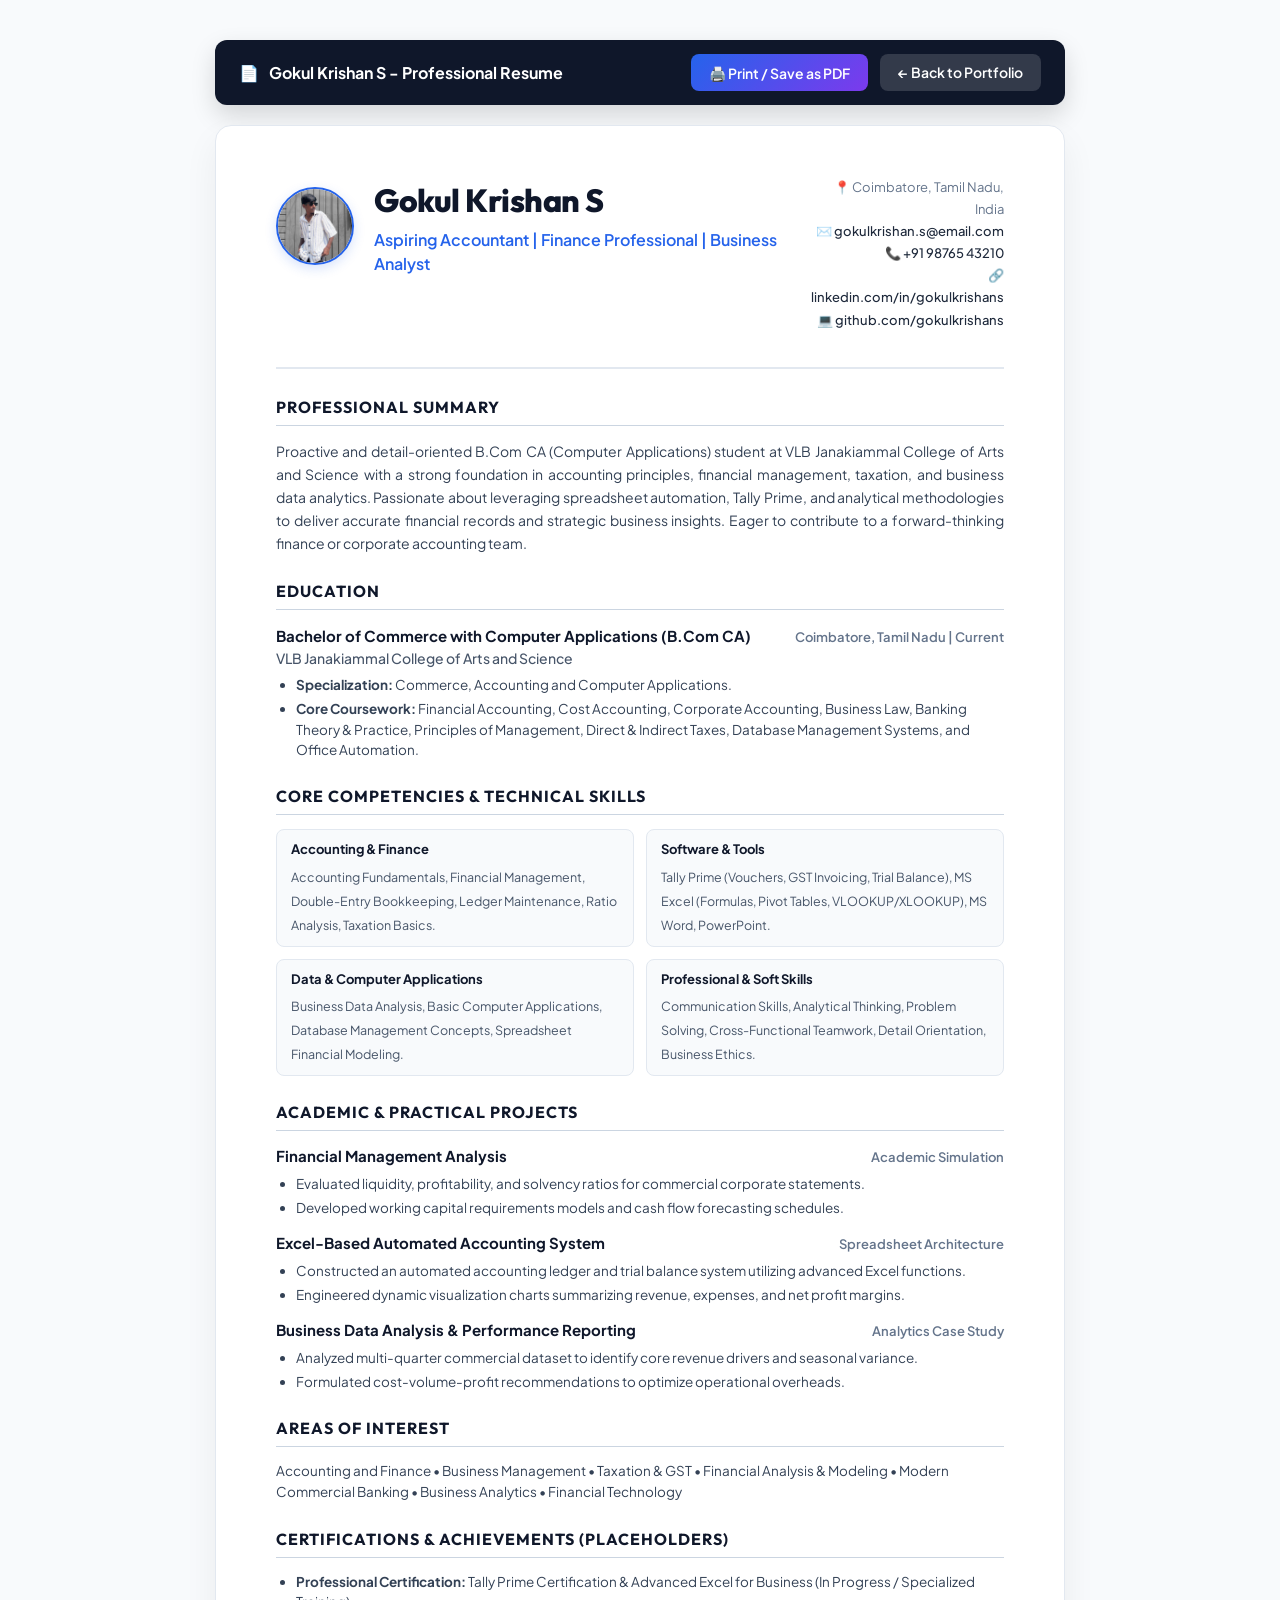
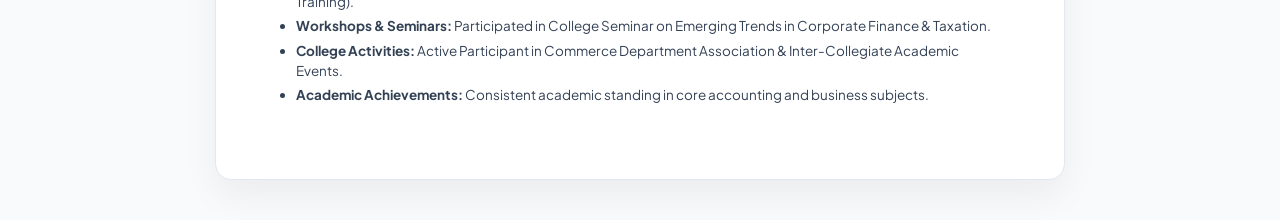
<file: assets/docs/resume.html>
<!DOCTYPE html>
<html lang="en">
<head>
  <meta charset="UTF-8">
  <meta name="viewport" content="width=device-width, initial-scale=1.0">
  <title>Resume - Gokul Krishan S | B.Com CA</title>
  <link rel="preconnect" href="https://fonts.googleapis.com">
  <link rel="preconnect" href="https://fonts.gstatic.com" crossorigin>
  <link href="https://fonts.googleapis.com/css2?family=Plus+Jakarta+Sans:wght@300;400;500;600;700;800&family=Outfit:wght@400;500;600;700;800&display=swap" rel="stylesheet">
  <style>
    :root {
      --primary: #1e3a8a;
      --primary-dark: #0f172a;
      --accent: #2563eb;
      --text-main: #1e293b;
      --text-muted: #64748b;
      --border-color: #e2e8f0;
      --bg-page: #f8fafc;
      --card-bg: #ffffff;
    }

    * {
      margin: 0;
      padding: 0;
      box-sizing: border-box;
      font-family: 'Plus Jakarta Sans', sans-serif;
    }

    body {
      background-color: var(--bg-page);
      color: var(--text-main);
      padding: 40px 20px;
      line-height: 1.5;
    }

    .resume-toolbar {
      max-width: 850px;
      margin: 0 auto 20px auto;
      display: flex;
      justify-content: space-between;
      align-items: center;
      background: #0f172a;
      color: #fff;
      padding: 14px 24px;
      border-radius: 12px;
      box-shadow: 0 10px 25px rgba(0,0,0,0.15);
    }

    .resume-toolbar .title {
      font-weight: 700;
      font-size: 16px;
      display: flex;
      align-items: center;
      gap: 10px;
    }

    .resume-toolbar .btn-group {
      display: flex;
      gap: 12px;
    }

    .btn {
      padding: 8px 18px;
      border-radius: 8px;
      font-size: 14px;
      font-weight: 600;
      text-decoration: none;
      cursor: pointer;
      border: none;
      transition: all 0.2s ease;
      display: inline-flex;
      align-items: center;
      gap: 6px;
    }

    .btn-print {
      background: linear-gradient(135deg, #2563eb, #7c3aed);
      color: #fff;
    }

    .btn-print:hover {
      opacity: 0.9;
      transform: translateY(-1px);
    }

    .btn-back {
      background: rgba(255,255,255,0.15);
      color: #fff;
    }

    .btn-back:hover {
      background: rgba(255,255,255,0.25);
    }

    .resume-container {
      max-width: 850px;
      margin: 0 auto;
      background: var(--card-bg);
      padding: 50px 60px;
      border-radius: 16px;
      box-shadow: 0 15px 35px rgba(0,0,0,0.06);
      border: 1px solid var(--border-color);
    }

    /* Resume Header */
    .resume-header {
      border-bottom: 2px solid #e2e8f0;
      padding-bottom: 24px;
      margin-bottom: 26px;
    }

    .header-top {
      display: flex;
      justify-content: space-between;
      align-items: flex-start;
      margin-bottom: 12px;
    }

    .name-title h1 {
      font-family: 'Outfit', sans-serif;
      font-size: 32px;
      font-weight: 800;
      color: #0f172a;
      letter-spacing: -0.5px;
    }

    .name-title .subheading {
      font-size: 16px;
      font-weight: 600;
      color: var(--accent);
      margin-top: 4px;
    }

    .contact-info {
      text-align: right;
      font-size: 13px;
      color: var(--text-muted);
      line-height: 1.7;
    }

    .contact-info a {
      color: var(--text-main);
      text-decoration: none;
      font-weight: 500;
    }

    .contact-info a:hover {
      color: var(--accent);
    }

    /* Section Styles */
    .section {
      margin-bottom: 24px;
    }

    .section-title {
      font-family: 'Outfit', sans-serif;
      font-size: 16px;
      font-weight: 700;
      text-transform: uppercase;
      letter-spacing: 1px;
      color: #0f172a;
      border-bottom: 1.5px solid #cbd5e1;
      padding-bottom: 6px;
      margin-bottom: 14px;
      display: flex;
      align-items: center;
      gap: 8px;
    }

    .summary-text {
      font-size: 14px;
      color: #334155;
      line-height: 1.65;
      text-align: justify;
    }

    /* Timeline & Items */
    .item {
      margin-bottom: 14px;
    }

    .item-header {
      display: flex;
      justify-content: space-between;
      align-items: baseline;
      margin-bottom: 4px;
    }

    .item-title {
      font-size: 15px;
      font-weight: 700;
      color: #0f172a;
    }

    .item-subtitle {
      font-size: 14px;
      font-weight: 500;
      color: #475569;
    }

    .item-meta {
      font-size: 13px;
      font-weight: 600;
      color: #64748b;
    }

    .item-desc {
      font-size: 13.5px;
      color: #334155;
      line-height: 1.55;
    }

    .bullet-list {
      list-style-type: disc;
      padding-left: 20px;
      margin-top: 6px;
      font-size: 13.5px;
      color: #334155;
    }

    .bullet-list li {
      margin-bottom: 4px;
      line-height: 1.5;
    }

    /* Skills Grid */
    .skills-grid {
      display: grid;
      grid-template-columns: repeat(2, 1fr);
      gap: 12px;
    }

    .skill-card {
      background: #f8fafc;
      border: 1px solid #e2e8f0;
      padding: 10px 14px;
      border-radius: 8px;
    }

    .skill-card strong {
      display: block;
      font-size: 13px;
      color: #0f172a;
      margin-bottom: 4px;
    }

    .skill-tags {
      font-size: 12.5px;
      color: #475569;
    }

    /* Print styling */
    @media print {
      body {
        padding: 0;
        background: #fff;
      }
      .resume-toolbar {
        display: none !important;
      }
      .resume-container {
        box-shadow: none;
        border: none;
        padding: 0;
        max-width: 100%;
      }
      a {
        text-decoration: none;
        color: inherit;
      }
    }

    @media (max-width: 768px) {
      .resume-container {
        padding: 24px;
      }
      .header-top {
        flex-direction: column;
        gap: 12px;
      }
      .contact-info {
        text-align: left;
      }
      .skills-grid {
        grid-template-columns: 1fr;
      }
    }
  </style>
</head>
<body>

  <div class="resume-toolbar">
    <div class="title">
      <span>📄</span>
      <span>Gokul Krishan S - Professional Resume</span>
    </div>
    <div class="btn-group">
      <button onclick="window.print()" class="btn btn-print">🖨️ Print / Save as PDF</button>
      <a href="../../index.html" class="btn btn-back">← Back to Portfolio</a>
    </div>
  </div>

  <div class="resume-container">
    <!-- Header -->
    <header class="resume-header">
      <div class="header-top">
        <div style="display: flex; align-items: center; gap: 20px;">
          <img src="../images/profile.jpg" alt="Gokul Krishan S" style="width: 78px; height: 78px; border-radius: 50%; object-fit: cover; object-position: center 20%; border: 2.5px solid #2563eb; box-shadow: 0 4px 12px rgba(37,99,235,0.18);">
          <div class="name-title">
            <h1>Gokul Krishan S</h1>
            <div class="subheading">Aspiring Accountant | Finance Professional | Business Analyst</div>
          </div>
        </div>
        <div class="contact-info">
          <div>📍 Coimbatore, Tamil Nadu, India</div>
          <div>✉️ <a href="mailto:gokulkrishan.s@email.com">gokulkrishan.s@email.com</a></div>
          <div>📞 <a href="tel:+919876543210">+91 98765 43210</a></div>
          <div>🔗 <a href="https://linkedin.com/in/gokulkrishans" target="_blank">linkedin.com/in/gokulkrishans</a></div>
          <div>💻 <a href="https://github.com/gokulkrishans" target="_blank">github.com/gokulkrishans</a></div>
        </div>
      </div>
    </header>

    <!-- Professional Profile -->
    <section class="section">
      <h2 class="section-title">Professional Summary</h2>
      <p class="summary-text">
        Proactive and detail-oriented B.Com CA (Computer Applications) student at VLB Janakiammal College of Arts and Science with a strong foundation in accounting principles, financial management, taxation, and business data analytics. Passionate about leveraging spreadsheet automation, Tally Prime, and analytical methodologies to deliver accurate financial records and strategic business insights. Eager to contribute to a forward-thinking finance or corporate accounting team.
      </p>
    </section>

    <!-- Education -->
    <section class="section">
      <h2 class="section-title">Education</h2>
      <div class="item">
        <div class="item-header">
          <div>
            <span class="item-title">Bachelor of Commerce with Computer Applications (B.Com CA)</span>
            <div class="item-subtitle">VLB Janakiammal College of Arts and Science</div>
          </div>
          <div class="item-meta">Coimbatore, Tamil Nadu | Current</div>
        </div>
        <ul class="bullet-list">
          <li><strong>Specialization:</strong> Commerce, Accounting and Computer Applications.</li>
          <li><strong>Core Coursework:</strong> Financial Accounting, Cost Accounting, Corporate Accounting, Business Law, Banking Theory & Practice, Principles of Management, Direct & Indirect Taxes, Database Management Systems, and Office Automation.</li>
        </ul>
      </div>
    </section>

    <!-- Skills -->
    <section class="section">
      <h2 class="section-title">Core Competencies &amp; Technical Skills</h2>
      <div class="skills-grid">
        <div class="skill-card">
          <strong>Accounting &amp; Finance</strong>
          <span class="skill-tags">Accounting Fundamentals, Financial Management, Double-Entry Bookkeeping, Ledger Maintenance, Ratio Analysis, Taxation Basics.</span>
        </div>
        <div class="skill-card">
          <strong>Software &amp; Tools</strong>
          <span class="skill-tags">Tally Prime (Vouchers, GST Invoicing, Trial Balance), MS Excel (Formulas, Pivot Tables, VLOOKUP/XLOOKUP), MS Word, PowerPoint.</span>
        </div>
        <div class="skill-card">
          <strong>Data &amp; Computer Applications</strong>
          <span class="skill-tags">Business Data Analysis, Basic Computer Applications, Database Management Concepts, Spreadsheet Financial Modeling.</span>
        </div>
        <div class="skill-card">
          <strong>Professional &amp; Soft Skills</strong>
          <span class="skill-tags">Communication Skills, Analytical Thinking, Problem Solving, Cross-Functional Teamwork, Detail Orientation, Business Ethics.</span>
        </div>
      </div>
    </section>

    <!-- Projects -->
    <section class="section">
      <h2 class="section-title">Academic &amp; Practical Projects</h2>
      
      <div class="item">
        <div class="item-header">
          <span class="item-title">Financial Management Analysis</span>
          <span class="item-meta">Academic Simulation</span>
        </div>
        <ul class="bullet-list">
          <li>Evaluated liquidity, profitability, and solvency ratios for commercial corporate statements.</li>
          <li>Developed working capital requirements models and cash flow forecasting schedules.</li>
        </ul>
      </div>

      <div class="item">
        <div class="item-header">
          <span class="item-title">Excel-Based Automated Accounting System</span>
          <span class="item-meta">Spreadsheet Architecture</span>
        </div>
        <ul class="bullet-list">
          <li>Constructed an automated accounting ledger and trial balance system utilizing advanced Excel functions.</li>
          <li>Engineered dynamic visualization charts summarizing revenue, expenses, and net profit margins.</li>
        </ul>
      </div>

      <div class="item">
        <div class="item-header">
          <span class="item-title">Business Data Analysis &amp; Performance Reporting</span>
          <span class="item-meta">Analytics Case Study</span>
        </div>
        <ul class="bullet-list">
          <li>Analyzed multi-quarter commercial dataset to identify core revenue drivers and seasonal variance.</li>
          <li>Formulated cost-volume-profit recommendations to optimize operational overheads.</li>
        </ul>
      </div>
    </section>

    <!-- Areas of Interest -->
    <section class="section">
      <h2 class="section-title">Areas of Interest</h2>
      <p class="item-desc">
        Accounting and Finance • Business Management • Taxation &amp; GST • Financial Analysis &amp; Modeling • Modern Commercial Banking • Business Analytics • Financial Technology
      </p>
    </section>

    <!-- Certifications & Achievements -->
    <section class="section">
      <h2 class="section-title">Certifications &amp; Achievements (Placeholders)</h2>
      <ul class="bullet-list">
        <li><strong>Professional Certification:</strong> Tally Prime Certification &amp; Advanced Excel for Business (In Progress / Specialized Training).</li>
        <li><strong>Workshops &amp; Seminars:</strong> Participated in College Seminar on Emerging Trends in Corporate Finance &amp; Taxation.</li>
        <li><strong>College Activities:</strong> Active Participant in Commerce Department Association &amp; Inter-Collegiate Academic Events.</li>
        <li><strong>Academic Achievements:</strong> Consistent academic standing in core accounting and business subjects.</li>
      </ul>
    </section>
  </div>

</body>
</html>
</file>
<file: assets/css/style.css>
/* ==========================================================================
   Gokul Krishan S - Premium Personal Portfolio Stylesheet
   Modern Dark Theme | Glassmorphism UI | Purple & Electric Blue Highlights
   ========================================================================== */

/* Google Fonts imported via <link> in HTML for performance */

:root {
  /* Core Color Palette */
  --bg-darker: #05070d;
  --bg-dark: #080d1a;
  --bg-card: rgba(14, 22, 41, 0.65);
  --bg-card-hover: rgba(22, 34, 61, 0.85);
  --bg-glass: rgba(15, 23, 42, 0.6);
  --border-glass: rgba(255, 255, 255, 0.08);
  --border-glass-hover: rgba(56, 189, 248, 0.35);

  /* Brand Accents */
  --accent-cyan: #38bdf8;
  --accent-blue: #2563eb;
  --accent-indigo: #6366f1;
  --accent-purple: #8b5cf6;
  --accent-violet: #a855f7;
  --accent-pink: #ec4899;

  /* Current Active Theme Gradient */
  --grad-primary: linear-gradient(135deg, #38bdf8 0%, #818cf8 50%, #c084fc 100%);
  --grad-glow: linear-gradient(135deg, rgba(56, 189, 248, 0.25), rgba(168, 85, 247, 0.25));
  --grad-card-border: linear-gradient(135deg, rgba(56, 189, 248, 0.5), rgba(168, 85, 247, 0.2), rgba(255, 255, 255, 0.05));
  --accent-glow: 0 0 30px rgba(56, 189, 248, 0.3), 0 0 60px rgba(139, 92, 246, 0.2);

  /* Typography */
  --font-heading: 'Outfit', sans-serif;
  --font-body: 'Plus Jakarta Sans', sans-serif;
  
  /* Text Colors */
  --text-main: #f8fafc;
  --text-secondary: #cbd5e1;
  --text-muted: #94a3b8;
  --text-highlight: #38bdf8;

  /* Layout & Spacing */
  --header-height: 80px;
  --container-max: 1200px;
  --radius-sm: 8px;
  --radius-md: 14px;
  --radius-lg: 20px;
  --radius-xl: 30px;
  --radius-full: 9999px;

  /* Transitions */
  --transition-fast: 0.2s cubic-bezier(0.4, 0, 0.2, 1);
  --transition-normal: 0.35s cubic-bezier(0.4, 0, 0.2, 1);
  --transition-slow: 0.6s cubic-bezier(0.4, 0, 0.2, 1);
}

/* Theme Variations */
[data-theme-preset="emerald"] {
  --accent-cyan: #10b981;
  --accent-blue: #059669;
  --accent-indigo: #0d9488;
  --accent-purple: #06b6d4;
  --accent-violet: #14b8a6;
  --grad-primary: linear-gradient(135deg, #34d399 0%, #06b6d4 50%, #3b82f6 100%);
  --accent-glow: 0 0 30px rgba(16, 185, 129, 0.35), 0 0 60px rgba(6, 182, 212, 0.2);
}

[data-theme-preset="sunset"] {
  --accent-cyan: #f43f5e;
  --accent-blue: #e11d48;
  --accent-indigo: #d946ef;
  --accent-purple: #8b5cf6;
  --accent-violet: #f97316;
  --grad-primary: linear-gradient(135deg, #f97316 0%, #ec4899 50%, #8b5cf6 100%);
  --accent-glow: 0 0 30px rgba(244, 63, 94, 0.35), 0 0 60px rgba(139, 92, 246, 0.2);
}

/* CSS Reset & Baseline */
*, *::before, *::after {
  margin: 0;
  padding: 0;
  box-sizing: border-box;
}

html {
  scroll-behavior: smooth;
  font-size: 16px;
  color-scheme: dark;
}

body {
  font-family: var(--font-body);
  background-color: var(--bg-darker);
  color: var(--text-main);
  line-height: 1.65;
  overflow-x: hidden;
  position: relative;
  min-height: 100vh;
  -webkit-font-smoothing: antialiased;
}

/* Scrollbar Styling */
::-webkit-scrollbar {
  width: 10px;
}
::-webkit-scrollbar-track {
  background: var(--bg-darker);
}
::-webkit-scrollbar-thumb {
  background: #1e293b;
  border-radius: 5px;
  border: 2px solid var(--bg-darker);
}
::-webkit-scrollbar-thumb:hover {
  background: #334155;
}

/* Selection Highlight */
::selection {
  background: rgba(56, 189, 248, 0.3);
  color: #fff;
}

/* Ambient Canvas / Animated Glow Orbs in Background */
.ambient-background {
  position: fixed;
  top: 0;
  left: 0;
  width: 100%;
  height: 100%;
  pointer-events: none;
  z-index: 0;
  overflow: hidden;
}

.ambient-orb {
  position: absolute;
  border-radius: 50%;
  filter: blur(120px);
  opacity: 0.22;
  will-change: transform;
  animation: floatOrb 22s ease-in-out infinite alternate;
}

.orb-1 {
  width: 550px;
  height: 550px;
  background: radial-gradient(circle, #38bdf8 0%, rgba(56, 189, 248, 0) 70%);
  top: -150px;
  left: -100px;
}

.orb-2 {
  width: 600px;
  height: 600px;
  background: radial-gradient(circle, #8b5cf6 0%, rgba(139, 92, 246, 0) 70%);
  bottom: 10%;
  right: -150px;
  animation-duration: 28s;
  animation-delay: -5s;
}

.orb-3 {
  width: 450px;
  height: 450px;
  background: radial-gradient(circle, #2563eb 0%, rgba(37, 99, 235, 0) 70%);
  top: 45%;
  left: 30%;
  animation-duration: 20s;
  animation-delay: -10s;
}

@keyframes floatOrb {
  0% { transform: translate(0, 0) scale(1); }
  50% { transform: translate(60px, 80px) scale(1.08); }
  100% { transform: translate(-40px, 40px) scale(0.95); }
}

/* Ambient Grid Pattern Overlay */
.ambient-background::after {
  content: '';
  position: absolute;
  inset: 0;
  background-image: 
    linear-gradient(rgba(255, 255, 255, 0.02) 1px, transparent 1px),
    linear-gradient(90deg, rgba(255, 255, 255, 0.02) 1px, transparent 1px);
  background-size: 60px 60px;
  mask-image: radial-gradient(ellipse at center, rgba(0,0,0,0.85) 0%, rgba(0,0,0,0) 80%);
  -webkit-mask-image: radial-gradient(ellipse at center, rgba(0,0,0,0.85) 0%, rgba(0,0,0,0) 80%);
}

/* Container */
.container {
  width: 100%;
  max-width: var(--container-max);
  margin-left: auto;
  margin-right: auto;
  padding-left: 24px;
  padding-right: 24px;
  position: relative;
  z-index: 1;
}

/* Typography Helpers */
h1, h2, h3, h4, h5, h6 {
  font-family: var(--font-heading);
  color: var(--text-main);
  font-weight: 700;
  line-height: 1.25;
}

.gradient-text {
  background: var(--grad-primary);
  -webkit-background-clip: text;
  background-clip: text;
  -webkit-text-fill-color: transparent;
  display: inline-block;
}

p {
  color: var(--text-secondary);
}

/* Top Scroll Progress Indicator */
.scroll-progress-bar {
  position: fixed;
  top: 0;
  left: 0;
  height: 3.5px;
  background: var(--grad-primary);
  z-index: 1000;
  width: 0%;
  transition: width 0.1s ease-out;
  box-shadow: 0 0 10px rgba(56, 189, 248, 0.8);
}

/* ==========================================================================
   Navigation Bar
   ========================================================================== */
.site-header {
  position: fixed;
  top: 0;
  left: 0;
  width: 100%;
  height: var(--header-height);
  z-index: 900;
  display: flex;
  align-items: center;
  transition: all var(--transition-normal);
  background: transparent;
}

.site-header.scrolled {
  background: rgba(6, 11, 23, 0.85);
  backdrop-filter: blur(18px);
  -webkit-backdrop-filter: blur(18px);
  border-bottom: 1px solid var(--border-glass);
  box-shadow: 0 10px 30px rgba(0, 0, 0, 0.35);
  height: 72px;
}

.nav-container {
  display: flex;
  align-items: center;
  justify-content: space-between;
}

.brand-logo {
  display: flex;
  align-items: center;
  gap: 12px;
  text-decoration: none;
  group: pointer;
}

.logo-badge {
  width: 42px;
  height: 42px;
  border-radius: 12px;
  background: var(--grad-primary);
  display: flex;
  align-items: center;
  justify-content: center;
  font-family: var(--font-heading);
  font-weight: 800;
  color: #05070d;
  font-size: 18px;
  box-shadow: 0 4px 15px rgba(56, 189, 248, 0.35);
  transition: transform var(--transition-fast);
}

.brand-logo:hover .logo-badge {
  transform: rotate(-6deg) scale(1.05);
}

.brand-text {
  display: flex;
  flex-direction: column;
}

.brand-name {
  font-family: var(--font-heading);
  font-size: 19px;
  font-weight: 800;
  letter-spacing: -0.3px;
  color: #fff;
}

.brand-tag {
  font-size: 11px;
  color: var(--accent-cyan);
  font-weight: 600;
  letter-spacing: 0.5px;
  text-transform: uppercase;
}

.main-nav {
  display: flex;
  align-items: center;
  gap: 28px;
}

.nav-list {
  display: flex;
  align-items: center;
  gap: 24px;
  list-style: none;
}

.nav-link {
  color: var(--text-muted);
  text-decoration: none;
  font-size: 14px;
  font-weight: 500;
  transition: color var(--transition-fast);
  position: relative;
  padding: 6px 2px;
}

.nav-link::after {
  content: '';
  position: absolute;
  bottom: 0;
  left: 0;
  width: 0;
  height: 2px;
  background: var(--grad-primary);
  transition: width var(--transition-fast);
  border-radius: 2px;
}

.nav-link:hover,
.nav-link.active {
  color: #ffffff;
}

.nav-link:hover::after,
.nav-link.active::after {
  width: 100%;
}

.nav-actions {
  display: flex;
  align-items: center;
  gap: 12px;
}

/* Theme / Sound Customizer Pills */
.theme-picker-btn {
  background: rgba(255, 255, 255, 0.05);
  border: 1px solid var(--border-glass);
  color: var(--text-secondary);
  border-radius: 10px;
  padding: 8px 12px;
  font-size: 13px;
  font-weight: 600;
  cursor: pointer;
  display: inline-flex;
  align-items: center;
  gap: 6px;
  transition: all var(--transition-fast);
}

.theme-picker-btn:hover {
  background: rgba(255, 255, 255, 0.1);
  color: #fff;
  border-color: var(--border-glass-hover);
}

.theme-palette-menu {
  position: absolute;
  top: 70px;
  right: 24px;
  background: rgba(15, 23, 42, 0.95);
  backdrop-filter: blur(20px);
  border: 1px solid var(--border-glass);
  border-radius: 14px;
  padding: 12px;
  display: none;
  flex-direction: column;
  gap: 8px;
  box-shadow: 0 15px 35px rgba(0,0,0,0.5);
  z-index: 1001;
}

.theme-palette-menu.show {
  display: flex;
  animation: fadeInDown 0.25s ease-out;
}

.palette-item {
  display: flex;
  align-items: center;
  gap: 10px;
  background: transparent;
  border: none;
  color: var(--text-secondary);
  padding: 8px 14px;
  border-radius: 8px;
  font-size: 13px;
  cursor: pointer;
  text-align: left;
  transition: all var(--transition-fast);
}

.palette-item:hover {
  background: rgba(255, 255, 255, 0.08);
  color: #fff;
}

.palette-dot {
  width: 14px;
  height: 14px;
  border-radius: 50%;
}

.palette-dot.electric {
  background: linear-gradient(135deg, #38bdf8, #a855f7);
}
.palette-dot.emerald {
  background: linear-gradient(135deg, #10b981, #06b6d4);
}
.palette-dot.sunset {
  background: linear-gradient(135deg, #f97316, #ec4899);
}

/* Nav CTA Button */
.btn-nav-cta {
  background: var(--grad-primary);
  color: #05070d;
  font-weight: 700;
  font-size: 13px;
  padding: 8px 18px;
  border-radius: var(--radius-full);
  text-decoration: none;
  box-shadow: 0 4px 15px rgba(56, 189, 248, 0.25);
  transition: all var(--transition-fast);
  display: inline-flex;
  align-items: center;
  gap: 6px;
}

.btn-nav-cta:hover {
  transform: translateY(-2px);
  box-shadow: 0 6px 20px rgba(56, 189, 248, 0.45);
}

/* Mobile Hamburger */
.mobile-toggle {
  display: none;
  background: transparent;
  border: none;
  cursor: pointer;
  width: 40px;
  height: 40px;
  align-items: center;
  justify-content: center;
  color: #fff;
}

.hamburger-line {
  display: block;
  width: 24px;
  height: 2px;
  background-color: #fff;
  transition: all var(--transition-fast);
  position: relative;
}

.hamburger-line::before,
.hamburger-line::after {
  content: '';
  position: absolute;
  width: 24px;
  height: 2px;
  background-color: #fff;
  transition: all var(--transition-fast);
}

.hamburger-line::before { top: -7px; }
.hamburger-line::after { bottom: -7px; }

.mobile-toggle.open .hamburger-line {
  background-color: transparent;
}
.mobile-toggle.open .hamburger-line::before {
  transform: rotate(45deg);
  top: 0;
}
.mobile-toggle.open .hamburger-line::after {
  transform: rotate(-45deg);
  bottom: 0;
}

/* ==========================================================================
   Common Section Headers & Badges
   ========================================================================== */
section {
  padding: 100px 0;
  position: relative;
  z-index: 2;
}

.section-header {
  text-align: center;
  max-width: 680px;
  margin: 0 auto 60px auto;
}

.section-badge {
  display: inline-flex;
  align-items: center;
  gap: 8px;
  padding: 6px 16px;
  border-radius: var(--radius-full);
  background: rgba(56, 189, 248, 0.08);
  border: 1px solid rgba(56, 189, 248, 0.25);
  color: var(--accent-cyan);
  font-size: 12px;
  font-weight: 700;
  text-transform: uppercase;
  letter-spacing: 1px;
  margin-bottom: 16px;
}

.section-title {
  font-size: 38px;
  font-weight: 800;
  letter-spacing: -0.8px;
  margin-bottom: 16px;
  color: #fff;
}

.section-desc {
  font-size: 16px;
  color: var(--text-muted);
  line-height: 1.6;
}

/* Glass Card Common Styles */
.glass-card {
  background: var(--bg-card);
  backdrop-filter: blur(14px);
  -webkit-backdrop-filter: blur(14px);
  border: 1px solid var(--border-glass);
  border-radius: var(--radius-lg);
  padding: 30px;
  transition: all var(--transition-normal);
  position: relative;
  overflow: hidden;
}

.glass-card::before {
  content: '';
  position: absolute;
  top: 0;
  left: 0;
  right: 0;
  height: 2px;
  background: var(--grad-card-border);
  opacity: 0;
  transition: opacity var(--transition-normal);
}

.glass-card:hover {
  background: var(--bg-card-hover);
  border-color: var(--border-glass-hover);
  transform: translateY(-6px);
  box-shadow: 0 15px 35px rgba(0, 0, 0, 0.4), var(--accent-glow);
}

.glass-card:hover::before {
  opacity: 1;
}

/* Buttons */
.btn {
  display: inline-flex;
  align-items: center;
  justify-content: center;
  gap: 10px;
  padding: 13px 28px;
  border-radius: var(--radius-full);
  font-family: var(--font-body);
  font-size: 14.5px;
  font-weight: 700;
  text-decoration: none;
  cursor: pointer;
  border: none;
  transition: all var(--transition-normal);
}

.btn-primary {
  background: var(--grad-primary);
  color: #05070d;
  box-shadow: 0 4px 20px rgba(56, 189, 248, 0.35);
}

.btn-primary:hover {
  transform: translateY(-3px);
  box-shadow: 0 8px 30px rgba(56, 189, 248, 0.55);
}

.btn-secondary {
  background: rgba(255, 255, 255, 0.06);
  border: 1px solid var(--border-glass);
  color: #fff;
}

.btn-secondary:hover {
  background: rgba(255, 255, 255, 0.12);
  border-color: rgba(255, 255, 255, 0.2);
  transform: translateY(-3px);
}

.btn-outline {
  background: transparent;
  border: 1px solid var(--accent-cyan);
  color: var(--accent-cyan);
}

.btn-outline:hover {
  background: rgba(56, 189, 248, 0.1);
  transform: translateY(-3px);
}

/* ==========================================================================
   Hero Section
   ========================================================================== */
.hero-section {
  min-height: 100vh;
  padding-top: calc(var(--header-height) + 40px);
  padding-bottom: 70px;
  display: flex;
  align-items: center;
  position: relative;
}

.hero-grid {
  display: grid;
  grid-template-columns: 1.15fr 0.85fr;
  align-items: center;
  gap: 50px;
}

.hero-status-chip {
  display: inline-flex;
  align-items: center;
  gap: 10px;
  padding: 7px 18px;
  border-radius: var(--radius-full);
  background: rgba(15, 23, 42, 0.7);
  border: 1px solid rgba(56, 189, 248, 0.25);
  font-size: 13px;
  font-weight: 600;
  color: #e2e8f0;
  margin-bottom: 24px;
}

.status-pulse-dot {
  width: 8px;
  height: 8px;
  border-radius: 50%;
  background: #10b981;
  box-shadow: 0 0 10px #10b981;
  position: relative;
}

.status-pulse-dot::after {
  content: '';
  position: absolute;
  inset: -3px;
  border-radius: 50%;
  border: 2px solid #10b981;
  animation: pulseRipple 1.8s infinite;
}

@keyframes pulseRipple {
  0% { transform: scale(0.9); opacity: 1; }
  100% { transform: scale(2.4); opacity: 0; }
}

.hero-title {
  font-size: 52px;
  font-weight: 800;
  letter-spacing: -1.2px;
  margin-bottom: 12px;
  line-height: 1.15;
}

.hero-typed-wrapper {
  font-size: 24px;
  font-weight: 700;
  color: var(--accent-cyan);
  margin-bottom: 22px;
  min-height: 36px;
  display: flex;
  align-items: center;
  gap: 6px;
}

.typing-cursor {
  display: inline-block;
  width: 2.5px;
  height: 24px;
  background-color: var(--accent-cyan);
  animation: blinkCursor 0.8s infinite;
  vertical-align: middle;
}

@keyframes blinkCursor {
  0%, 100% { opacity: 1; }
  50% { opacity: 0; }
}

.hero-desc {
  font-size: 17px;
  color: var(--text-secondary);
  line-height: 1.7;
  margin-bottom: 34px;
  max-width: 580px;
}

.hero-cta-group {
  display: flex;
  align-items: center;
  flex-wrap: wrap;
  gap: 16px;
  margin-bottom: 45px;
}

/* Quick Stats Bar in Hero */
.hero-stats-row {
  display: grid;
  grid-template-columns: repeat(3, 1fr);
  gap: 16px;
  padding-top: 28px;
  border-top: 1px solid var(--border-glass);
}

.stat-item {
  display: flex;
  flex-direction: column;
}

.stat-number {
  font-family: var(--font-heading);
  font-size: 26px;
  font-weight: 800;
  color: #fff;
}

.stat-label {
  font-size: 12.5px;
  color: var(--text-muted);
  font-weight: 500;
}

/* Hero Visual / Profile Image Card */
.hero-visual {
  display: flex;
  justify-content: center;
  align-items: center;
  position: relative;
}

.profile-card-wrapper {
  position: relative;
  width: 100%;
  max-width: 400px;
}

/* Glowing rotating ring behind photo */
.profile-card-glow {
  position: absolute;
  inset: -6px;
  border-radius: 36px;
  background: var(--grad-primary);
  opacity: 0.6;
  filter: blur(20px);
  z-index: 0;
  transition: opacity var(--transition-normal);
}

.profile-card {
  position: relative;
  z-index: 1;
  background: #090f1d;
  border-radius: 30px;
  padding: 16px;
  border: 1px solid rgba(255, 255, 255, 0.12);
  box-shadow: 0 25px 50px rgba(0, 0, 0, 0.6);
  transition: transform var(--transition-normal);
}

.profile-card:hover {
  transform: translateY(-8px) scale(1.01);
}

.profile-img-box {
  position: relative;
  width: 100%;
  height: 420px;
  border-radius: 22px;
  overflow: hidden;
  background: #0d1527;
}

.profile-img-box img {
  width: 100%;
  height: 100%;
  object-fit: cover;
  object-position: center 20%;
  transition: transform var(--transition-slow);
}

.profile-card:hover .profile-img-box img {
  transform: scale(1.04);
}

/* Floating Badges on Profile Card */
.float-tag {
  position: absolute;
  background: rgba(15, 23, 42, 0.85);
  backdrop-filter: blur(14px);
  -webkit-backdrop-filter: blur(14px);
  border: 1px solid rgba(255, 255, 255, 0.15);
  padding: 9px 16px;
  border-radius: var(--radius-full);
  display: flex;
  align-items: center;
  gap: 10px;
  box-shadow: 0 10px 25px rgba(0,0,0,0.4);
  font-size: 13px;
  font-weight: 700;
  color: #fff;
  z-index: 2;
  transition: all var(--transition-normal);
}

.float-tag.tag-top-left {
  top: 30px;
  left: -20px;
}

.float-tag.tag-bottom-right {
  bottom: 30px;
  right: -20px;
}

.float-tag:hover {
  transform: scale(1.06);
  border-color: var(--accent-cyan);
}

.tag-icon {
  font-size: 16px;
}

/* ==========================================================================
   About Me Section
   ========================================================================== */
.about-grid {
  display: grid;
  grid-template-columns: 1.1fr 0.9fr;
  gap: 40px;
  align-items: center;
}

.about-text-content .lead-text {
  font-size: 19px;
  color: #f1f5f9;
  line-height: 1.7;
  margin-bottom: 24px;
}

.about-features-grid {
  display: grid;
  grid-template-columns: repeat(2, 1fr);
  gap: 16px;
  margin-top: 30px;
}

.about-feature-box {
  background: rgba(15, 23, 42, 0.6);
  border: 1px solid var(--border-glass);
  border-radius: var(--radius-md);
  padding: 18px;
  display: flex;
  flex-direction: column;
  gap: 8px;
  transition: all var(--transition-normal);
}

.about-feature-box:hover {
  border-color: var(--accent-cyan);
  background: rgba(30, 41, 59, 0.6);
  transform: translateY(-4px);
}

.feature-icon-box {
  width: 42px;
  height: 42px;
  border-radius: 10px;
  background: rgba(56, 189, 248, 0.12);
  border: 1px solid rgba(56, 189, 248, 0.25);
  display: flex;
  align-items: center;
  justify-content: center;
  font-size: 20px;
  color: var(--accent-cyan);
}

.feature-title {
  font-size: 15px;
  font-weight: 700;
  color: #fff;
}

.feature-desc {
  font-size: 13px;
  color: var(--text-muted);
  line-height: 1.45;
}

/* Personal Details Card */
.personal-details-card {
  background: var(--bg-card);
  backdrop-filter: blur(16px);
  border: 1px solid var(--border-glass);
  border-radius: var(--radius-lg);
  padding: 34px;
}

.details-card-header {
  border-bottom: 1px solid var(--border-glass);
  padding-bottom: 18px;
  margin-bottom: 24px;
  display: flex;
  align-items: center;
  justify-content: space-between;
}

.details-card-title {
  font-size: 18px;
  font-weight: 700;
  color: #fff;
}

.details-list {
  display: flex;
  flex-direction: column;
  gap: 16px;
  list-style: none;
}

.detail-row {
  display: flex;
  justify-content: space-between;
  align-items: flex-start;
  font-size: 14px;
  gap: 16px;
}

.detail-label {
  color: var(--text-muted);
  font-weight: 500;
  min-width: 110px;
}

.detail-value {
  color: #f1f5f9;
  font-weight: 600;
  text-align: right;
}

.detail-value.highlight {
  color: var(--accent-cyan);
}

/* ==========================================================================
   Education Section
   ========================================================================== */
.education-timeline-wrapper {
  max-width: 900px;
  margin: 0 auto;
  position: relative;
}

.education-timeline-wrapper::before {
  content: '';
  position: absolute;
  left: 30px;
  top: 10px;
  bottom: 10px;
  width: 2px;
  background: linear-gradient(180deg, var(--accent-cyan) 0%, var(--accent-purple) 100%);
  opacity: 0.3;
}

.edu-timeline-item {
  position: relative;
  padding-left: 80px;
  margin-bottom: 40px;
}

.edu-timeline-item:last-child {
  margin-bottom: 0;
}

.edu-node-icon {
  position: absolute;
  left: 14px;
  top: 24px;
  width: 34px;
  height: 34px;
  border-radius: 50%;
  background: #090f1d;
  border: 2px solid var(--accent-cyan);
  box-shadow: 0 0 15px rgba(56, 189, 248, 0.5);
  display: flex;
  align-items: center;
  justify-content: center;
  font-size: 15px;
  z-index: 2;
}

.edu-card {
  padding: 32px;
}

.edu-badge-row {
  display: flex;
  align-items: center;
  justify-content: space-between;
  margin-bottom: 14px;
  flex-wrap: wrap;
  gap: 10px;
}

.edu-period-badge {
  background: rgba(56, 189, 248, 0.1);
  border: 1px solid rgba(56, 189, 248, 0.25);
  color: var(--accent-cyan);
  padding: 4px 12px;
  border-radius: var(--radius-full);
  font-size: 12px;
  font-weight: 700;
}

.edu-status-tag {
  background: rgba(16, 185, 129, 0.15);
  border: 1px solid rgba(16, 185, 129, 0.3);
  color: #34d399;
  padding: 4px 12px;
  border-radius: var(--radius-full);
  font-size: 12px;
  font-weight: 700;
}

.edu-degree {
  font-size: 22px;
  font-weight: 800;
  color: #fff;
  margin-bottom: 6px;
}

.edu-institution {
  font-size: 16px;
  color: var(--text-secondary);
  font-weight: 600;
  display: flex;
  align-items: center;
  gap: 8px;
  margin-bottom: 16px;
}

.edu-location {
  font-size: 14px;
  color: var(--text-muted);
  display: flex;
  align-items: center;
  gap: 6px;
  margin-bottom: 20px;
}

.edu-coursework-title {
  font-size: 13.5px;
  font-weight: 700;
  text-transform: uppercase;
  letter-spacing: 0.5px;
  color: #94a3b8;
  margin-bottom: 12px;
}

.coursework-pills {
  display: flex;
  flex-wrap: wrap;
  gap: 8px;
}

.pill-item {
  background: rgba(255, 255, 255, 0.05);
  border: 1px solid var(--border-glass);
  color: var(--text-secondary);
  padding: 6px 14px;
  border-radius: var(--radius-full);
  font-size: 12.5px;
  font-weight: 500;
  transition: all var(--transition-fast);
}

.pill-item:hover {
  background: rgba(56, 189, 248, 0.15);
  border-color: rgba(56, 189, 248, 0.4);
  color: #fff;
  transform: translateY(-2px);
}

/* ==========================================================================
   Skills Section
   ========================================================================== */
.skills-controls-container {
  display: flex;
  justify-content: center;
  align-items: center;
  gap: 12px;
  margin-bottom: 45px;
  flex-wrap: wrap;
}

.skill-tab-btn {
  background: rgba(15, 23, 42, 0.6);
  border: 1px solid var(--border-glass);
  color: var(--text-muted);
  padding: 9px 20px;
  border-radius: var(--radius-full);
  font-size: 14px;
  font-weight: 600;
  cursor: pointer;
  transition: all var(--transition-fast);
}

.skill-tab-btn:hover {
  color: #fff;
  border-color: rgba(255, 255, 255, 0.2);
}

.skill-tab-btn.active {
  background: var(--grad-primary);
  color: #05070d;
  font-weight: 700;
  border-color: transparent;
  box-shadow: 0 4px 15px rgba(56, 189, 248, 0.3);
}

.skills-grid {
  display: grid;
  grid-template-columns: repeat(2, 1fr);
  gap: 24px;
}

.skill-card {
  padding: 24px;
  display: flex;
  flex-direction: column;
  gap: 14px;
}

.skill-card-top {
  display: flex;
  align-items: center;
  justify-content: space-between;
}

.skill-title-group {
  display: flex;
  align-items: center;
  gap: 12px;
}

.skill-icon-wrap {
  width: 40px;
  height: 40px;
  border-radius: 10px;
  background: rgba(56, 189, 248, 0.1);
  border: 1px solid rgba(56, 189, 248, 0.2);
  display: flex;
  align-items: center;
  justify-content: center;
  font-size: 18px;
}

.skill-name {
  font-size: 16px;
  font-weight: 700;
  color: #fff;
}

.skill-percent-badge {
  font-family: var(--font-heading);
  font-size: 14px;
  font-weight: 800;
  color: var(--accent-cyan);
}

.progress-track {
  width: 100%;
  height: 9px;
  background: rgba(255, 255, 255, 0.06);
  border-radius: var(--radius-full);
  overflow: hidden;
  position: relative;
}

.progress-fill {
  height: 100%;
  width: 0%;
  background: var(--grad-primary);
  border-radius: var(--radius-full);
  box-shadow: 0 0 10px rgba(56, 189, 248, 0.5);
  transition: width 1.4s cubic-bezier(0.2, 0.8, 0.2, 1);
}

.skill-tags-row {
  display: flex;
  flex-wrap: wrap;
  gap: 6px;
}

.skill-subtag {
  font-size: 11.5px;
  color: var(--text-muted);
  background: rgba(255, 255, 255, 0.03);
  padding: 2px 8px;
  border-radius: 4px;
}

/* ==========================================================================
   Areas of Interest Section
   ========================================================================== */
.interests-grid {
  display: grid;
  grid-template-columns: repeat(3, 1fr);
  gap: 24px;
}

.interest-card {
  padding: 32px 26px;
  display: flex;
  flex-direction: column;
  gap: 16px;
  text-align: left;
}

.interest-icon-box {
  width: 52px;
  height: 52px;
  border-radius: 14px;
  background: var(--grad-glow);
  border: 1px solid rgba(56, 189, 248, 0.3);
  display: flex;
  align-items: center;
  justify-content: center;
  font-size: 24px;
  transition: transform var(--transition-normal);
}

.interest-card:hover .interest-icon-box {
  transform: scale(1.12) rotate(4deg);
}

.interest-title {
  font-size: 18px;
  font-weight: 700;
  color: #fff;
}

.interest-desc {
  font-size: 14px;
  color: var(--text-muted);
  line-height: 1.6;
}

.interest-card-footer {
  margin-top: auto;
  padding-top: 10px;
  display: flex;
  align-items: center;
  gap: 6px;
  font-size: 13px;
  font-weight: 600;
  color: var(--accent-cyan);
}

/* ==========================================================================
   Projects Section
   ========================================================================== */
.projects-grid {
  display: grid;
  grid-template-columns: repeat(3, 1fr);
  gap: 28px;
}

.project-card {
  padding: 0;
  display: flex;
  flex-direction: column;
}

.project-thumb-box {
  position: relative;
  width: 100%;
  height: 220px;
  background: #090f1d;
  overflow: hidden;
  border-bottom: 1px solid var(--border-glass);
}

.project-thumb-box img {
  width: 100%;
  height: 100%;
  object-fit: cover;
  transition: transform var(--transition-slow);
}

.project-card:hover .project-thumb-box img {
  transform: scale(1.08);
}

.project-type-chip {
  position: absolute;
  top: 14px;
  left: 14px;
  background: rgba(15, 23, 42, 0.85);
  backdrop-filter: blur(10px);
  border: 1px solid rgba(255, 255, 255, 0.15);
  color: var(--accent-cyan);
  padding: 4px 12px;
  border-radius: var(--radius-full);
  font-size: 11.5px;
  font-weight: 700;
  text-transform: uppercase;
}

.project-content {
  padding: 26px;
  display: flex;
  flex-direction: column;
  flex-grow: 1;
}

.project-title {
  font-size: 19px;
  font-weight: 800;
  color: #fff;
  margin-bottom: 10px;
  line-height: 1.3;
}

.project-summary {
  font-size: 14px;
  color: var(--text-secondary);
  line-height: 1.6;
  margin-bottom: 20px;
}

.project-tech-tags {
  display: flex;
  flex-wrap: wrap;
  gap: 6px;
  margin-top: auto;
  margin-bottom: 20px;
}

.tech-tag {
  background: rgba(56, 189, 248, 0.08);
  border: 1px solid rgba(56, 189, 248, 0.2);
  color: var(--accent-cyan);
  font-size: 12px;
  font-weight: 600;
  padding: 3px 10px;
  border-radius: 6px;
}

.project-btn-row {
  display: flex;
  gap: 10px;
}

.project-modal-btn {
  width: 100%;
  background: rgba(255, 255, 255, 0.06);
  border: 1px solid var(--border-glass);
  color: #fff;
  padding: 10px 16px;
  border-radius: var(--radius-md);
  font-size: 13.5px;
  font-weight: 600;
  cursor: pointer;
  display: flex;
  align-items: center;
  justify-content: center;
  gap: 8px;
  transition: all var(--transition-fast);
}

.project-modal-btn:hover {
  background: var(--grad-primary);
  color: #05070d;
  font-weight: 700;
  border-color: transparent;
}

/* ==========================================================================
   Certifications & Achievements Section
   ========================================================================== */
.achievements-grid {
  display: grid;
  grid-template-columns: repeat(2, 1fr);
  gap: 28px;
}

.achievement-card {
  padding: 32px;
  display: flex;
  flex-direction: column;
  gap: 16px;
}

.achieve-header {
  display: flex;
  align-items: center;
  justify-content: space-between;
}

.achieve-title-wrap {
  display: flex;
  align-items: center;
  gap: 12px;
}

.achieve-icon {
  width: 44px;
  height: 44px;
  border-radius: 12px;
  background: rgba(168, 85, 247, 0.12);
  border: 1px solid rgba(168, 85, 247, 0.3);
  display: flex;
  align-items: center;
  justify-content: center;
  font-size: 20px;
  color: var(--accent-violet);
}

.achieve-category-name {
  font-size: 18px;
  font-weight: 800;
  color: #fff;
}

.placeholder-badge {
  background: rgba(245, 158, 11, 0.12);
  border: 1px solid rgba(245, 158, 11, 0.3);
  color: #fbbf24;
  font-size: 11px;
  font-weight: 700;
  padding: 3px 10px;
  border-radius: var(--radius-full);
}

.achieve-items-list {
  list-style: none;
  display: flex;
  flex-direction: column;
  gap: 14px;
}

.achieve-item-row {
  display: flex;
  align-items: flex-start;
  gap: 12px;
  background: rgba(255, 255, 255, 0.02);
  border: 1px solid rgba(255, 255, 255, 0.05);
  padding: 12px 14px;
  border-radius: 10px;
  transition: all var(--transition-fast);
}

.achieve-item-row:hover {
  background: rgba(255, 255, 255, 0.05);
  border-color: rgba(255, 255, 255, 0.12);
}

.achieve-dot {
  width: 8px;
  height: 8px;
  border-radius: 50%;
  background: var(--accent-cyan);
  margin-top: 6px;
  flex-shrink: 0;
}

.achieve-item-title {
  font-size: 14px;
  font-weight: 700;
  color: #fff;
  margin-bottom: 2px;
}

.achieve-item-desc {
  font-size: 12.5px;
  color: var(--text-muted);
}

/* ==========================================================================
   Contact Section
   ========================================================================== */
.contact-grid {
  display: grid;
  grid-template-columns: 0.9fr 1.1fr;
  gap: 40px;
  align-items: start;
}

.contact-info-col {
  display: flex;
  flex-direction: column;
  gap: 20px;
}

.contact-card-item {
  padding: 22px;
  display: flex;
  align-items: center;
  gap: 18px;
}

.contact-icon-box {
  width: 48px;
  height: 48px;
  border-radius: 12px;
  background: var(--grad-glow);
  border: 1px solid rgba(56, 189, 248, 0.3);
  display: flex;
  align-items: center;
  justify-content: center;
  font-size: 22px;
  color: var(--accent-cyan);
  flex-shrink: 0;
}

.contact-detail-text {
  display: flex;
  flex-direction: column;
  gap: 2px;
  flex-grow: 1;
}

.contact-detail-label {
  font-size: 12px;
  font-weight: 600;
  text-transform: uppercase;
  color: var(--text-muted);
  letter-spacing: 0.5px;
}

.contact-detail-val {
  font-size: 15px;
  font-weight: 700;
  color: #fff;
  text-decoration: none;
  transition: color var(--transition-fast);
  word-break: break-all;
}

.contact-detail-val:hover {
  color: var(--accent-cyan);
}

.contact-action-btn {
  background: rgba(255, 255, 255, 0.05);
  border: 1px solid var(--border-glass);
  color: var(--text-muted);
  width: 36px;
  height: 36px;
  border-radius: 8px;
  display: flex;
  align-items: center;
  justify-content: center;
  cursor: pointer;
  transition: all var(--transition-fast);
  flex-shrink: 0;
}

.contact-action-btn:hover {
  color: #fff;
  background: rgba(56, 189, 248, 0.2);
  border-color: var(--accent-cyan);
}

/* Contact Form */
.contact-form-card {
  padding: 38px;
}

.form-group-row {
  display: grid;
  grid-template-columns: repeat(2, 1fr);
  gap: 18px;
  margin-bottom: 18px;
}

.form-group {
  display: flex;
  flex-direction: column;
  gap: 8px;
  margin-bottom: 18px;
}

.form-label {
  font-size: 13px;
  font-weight: 600;
  color: var(--text-secondary);
}

.form-input,
.form-textarea {
  width: 100%;
  background: rgba(10, 16, 30, 0.8);
  border: 1px solid var(--border-glass);
  border-radius: 10px;
  padding: 13px 16px;
  color: #fff;
  font-family: var(--font-body);
  font-size: 14.5px;
  transition: all var(--transition-fast);
  outline: none;
}

.form-input:focus,
.form-textarea:focus {
  border-color: var(--accent-cyan);
  box-shadow: 0 0 15px rgba(56, 189, 248, 0.25);
  background: rgba(15, 23, 42, 0.95);
}

.form-textarea {
  resize: vertical;
  min-height: 130px;
}

.form-feedback {
  font-size: 12px;
  color: #ef4444;
  margin-top: 2px;
  display: none;
}

/* ==========================================================================
   Footer
   ========================================================================== */
.site-footer {
  background: #04060b;
  border-top: 1px solid var(--border-glass);
  padding: 60px 0 30px 0;
  position: relative;
  z-index: 10;
}

.footer-top-grid {
  display: grid;
  grid-template-columns: 1.5fr 1fr 1fr;
  gap: 40px;
  margin-bottom: 40px;
}

.footer-brand-desc {
  font-size: 14px;
  color: var(--text-muted);
  max-width: 320px;
  margin-top: 14px;
}

.footer-col-title {
  font-size: 15px;
  font-weight: 700;
  color: #fff;
  margin-bottom: 16px;
}

.footer-links-list {
  list-style: none;
  display: flex;
  flex-direction: column;
  gap: 10px;
}

.footer-link {
  color: var(--text-muted);
  text-decoration: none;
  font-size: 13.5px;
  transition: color var(--transition-fast);
}

.footer-link:hover {
  color: var(--accent-cyan);
}

.footer-social-row {
  display: flex;
  gap: 12px;
  margin-top: 16px;
}

.social-icon-btn {
  width: 40px;
  height: 40px;
  border-radius: 10px;
  background: rgba(255, 255, 255, 0.05);
  border: 1px solid var(--border-glass);
  display: flex;
  align-items: center;
  justify-content: center;
  color: var(--text-secondary);
  text-decoration: none;
  transition: all var(--transition-fast);
}

.social-icon-btn:hover {
  background: var(--grad-primary);
  color: #05070d;
  border-color: transparent;
  transform: translateY(-3px);
  box-shadow: 0 4px 15px rgba(56, 189, 248, 0.4);
}

.footer-bottom-row {
  border-top: 1px solid rgba(255, 255, 255, 0.05);
  padding-top: 25px;
  display: flex;
  align-items: center;
  justify-content: space-between;
  font-size: 13px;
  color: var(--text-muted);
  flex-wrap: wrap;
  gap: 16px;
}

.footer-heart {
  color: #ef4444;
  display: inline-block;
  animation: heartPulse 1.6s infinite;
}

@keyframes heartPulse {
  0%, 100% { transform: scale(1); }
  50% { transform: scale(1.25); }
}

/* Back to Top Floating Button */
.back-to-top-btn {
  position: fixed;
  bottom: 28px;
  right: 28px;
  width: 46px;
  height: 46px;
  border-radius: 50%;
  background: rgba(15, 23, 42, 0.85);
  backdrop-filter: blur(12px);
  border: 1px solid var(--border-glass-hover);
  color: #fff;
  display: flex;
  align-items: center;
  justify-content: center;
  font-size: 18px;
  cursor: pointer;
  z-index: 800;
  opacity: 0;
  visibility: hidden;
  transition: all var(--transition-normal);
  box-shadow: 0 10px 25px rgba(0,0,0,0.4);
}

.back-to-top-btn.visible {
  opacity: 1;
  visibility: visible;
}

.back-to-top-btn:hover {
  background: var(--grad-primary);
  color: #05070d;
  transform: translateY(-4px);
}

/* ==========================================================================
   Modals & Toasts
   ========================================================================== */
.modal-overlay {
  position: fixed;
  inset: 0;
  background: rgba(3, 5, 10, 0.8);
  backdrop-filter: blur(14px);
  -webkit-backdrop-filter: blur(14px);
  z-index: 1100;
  display: flex;
  align-items: center;
  justify-content: center;
  padding: 20px;
  opacity: 0;
  visibility: hidden;
  transition: all var(--transition-normal);
}

.modal-overlay.open {
  opacity: 1;
  visibility: visible;
}

.modal-container {
  background: #0b1324;
  border: 1px solid var(--border-glass-hover);
  border-radius: 24px;
  max-width: 720px;
  width: 100%;
  max-height: 90vh;
  overflow-y: auto;
  box-shadow: 0 25px 60px rgba(0, 0, 0, 0.7), var(--accent-glow);
  position: relative;
  transform: scale(0.92);
  transition: transform var(--transition-normal);
}

.modal-overlay.open .modal-container {
  transform: scale(1);
}

.modal-header {
  padding: 24px 28px;
  border-bottom: 1px solid var(--border-glass);
  display: flex;
  align-items: center;
  justify-content: space-between;
  position: sticky;
  top: 0;
  background: #0b1324;
  z-index: 10;
}

.modal-title {
  font-size: 20px;
  font-weight: 800;
  color: #fff;
}

.modal-close-btn {
  background: rgba(255, 255, 255, 0.05);
  border: 1px solid var(--border-glass);
  color: #fff;
  width: 36px;
  height: 36px;
  border-radius: 50%;
  display: flex;
  align-items: center;
  justify-content: center;
  font-size: 16px;
  cursor: pointer;
  transition: all var(--transition-fast);
}

.modal-close-btn:hover {
  background: rgba(239, 68, 68, 0.2);
  border-color: #ef4444;
  color: #ef4444;
}

.modal-body {
  padding: 28px;
}

/* Toast Notifications */
.toast-container {
  position: fixed;
  bottom: 30px;
  left: 50%;
  transform: translateX(-50%);
  z-index: 1200;
  display: flex;
  flex-direction: column;
  gap: 10px;
  pointer-events: none;
}

.toast {
  background: #0f172a;
  border: 1px solid var(--accent-cyan);
  color: #fff;
  padding: 12px 24px;
  border-radius: var(--radius-full);
  font-size: 14px;
  font-weight: 600;
  box-shadow: 0 10px 30px rgba(0, 0, 0, 0.6), 0 0 15px rgba(56, 189, 248, 0.3);
  display: flex;
  align-items: center;
  gap: 10px;
  opacity: 0;
  transform: translateY(20px);
  transition: all var(--transition-normal);
  pointer-events: auto;
}

.toast.show {
  opacity: 1;
  transform: translateY(0);
}

/* ==========================================================================
   Responsive Breakpoints
   ========================================================================== */
@media (max-width: 1024px) {
  .hero-title {
    font-size: 42px;
  }
  .about-grid {
    grid-template-columns: 1fr;
  }
  .interests-grid,
  .projects-grid {
    grid-template-columns: repeat(2, 1fr);
  }
  .achievements-grid {
    grid-template-columns: 1fr;
  }
  .contact-grid {
    grid-template-columns: 1fr;
  }
  .footer-top-grid {
    grid-template-columns: 1fr 1fr;
  }
}

@media (max-width: 768px) {
  :root {
    --header-height: 70px;
  }
  section {
    padding: 70px 0;
  }
  .section-title {
    font-size: 30px;
  }
  .hero-grid {
    grid-template-columns: 1fr;
    gap: 40px;
    text-align: center;
  }
  .hero-title {
    font-size: 36px;
  }
  .hero-typed-wrapper {
    justify-content: center;
    font-size: 20px;
  }
  .hero-desc {
    margin-left: auto;
    margin-right: auto;
  }
  .hero-cta-group {
    justify-content: center;
  }
  .hero-stats-row {
    grid-template-columns: 1fr;
    gap: 14px;
  }
  .skills-grid {
    grid-template-columns: 1fr;
  }
  .interests-grid,
  .projects-grid {
    grid-template-columns: 1fr;
  }
  .about-features-grid {
    grid-template-columns: 1fr;
  }
  .form-group-row {
    grid-template-columns: 1fr;
  }
  .footer-top-grid {
    grid-template-columns: 1fr;
  }

  /* Mobile Navigation Drawer */
  .mobile-toggle {
    display: flex;
  }
  .nav-list {
    position: fixed;
    top: var(--header-height);
    left: 0;
    width: 100%;
    height: calc(100vh - var(--header-height));
    background: rgba(6, 11, 23, 0.98);
    backdrop-filter: blur(25px);
    -webkit-backdrop-filter: blur(25px);
    flex-direction: column;
    justify-content: center;
    gap: 24px;
    padding: 30px;
    transform: translateX(100%);
    transition: transform var(--transition-normal);
  }
  .nav-list.open {
    transform: translateX(0);
  }
  .nav-link {
    font-size: 18px;
    font-weight: 600;
  }
  .float-tag.tag-top-left {
    left: 0;
  }
  .float-tag.tag-bottom-right {
    right: 0;
  }
}

@keyframes fadeInDown {
  from {
    opacity: 0;
    transform: translateY(-10px);
  }
  to {
    opacity: 1;
    transform: translateY(0);
  }
}
</file>
